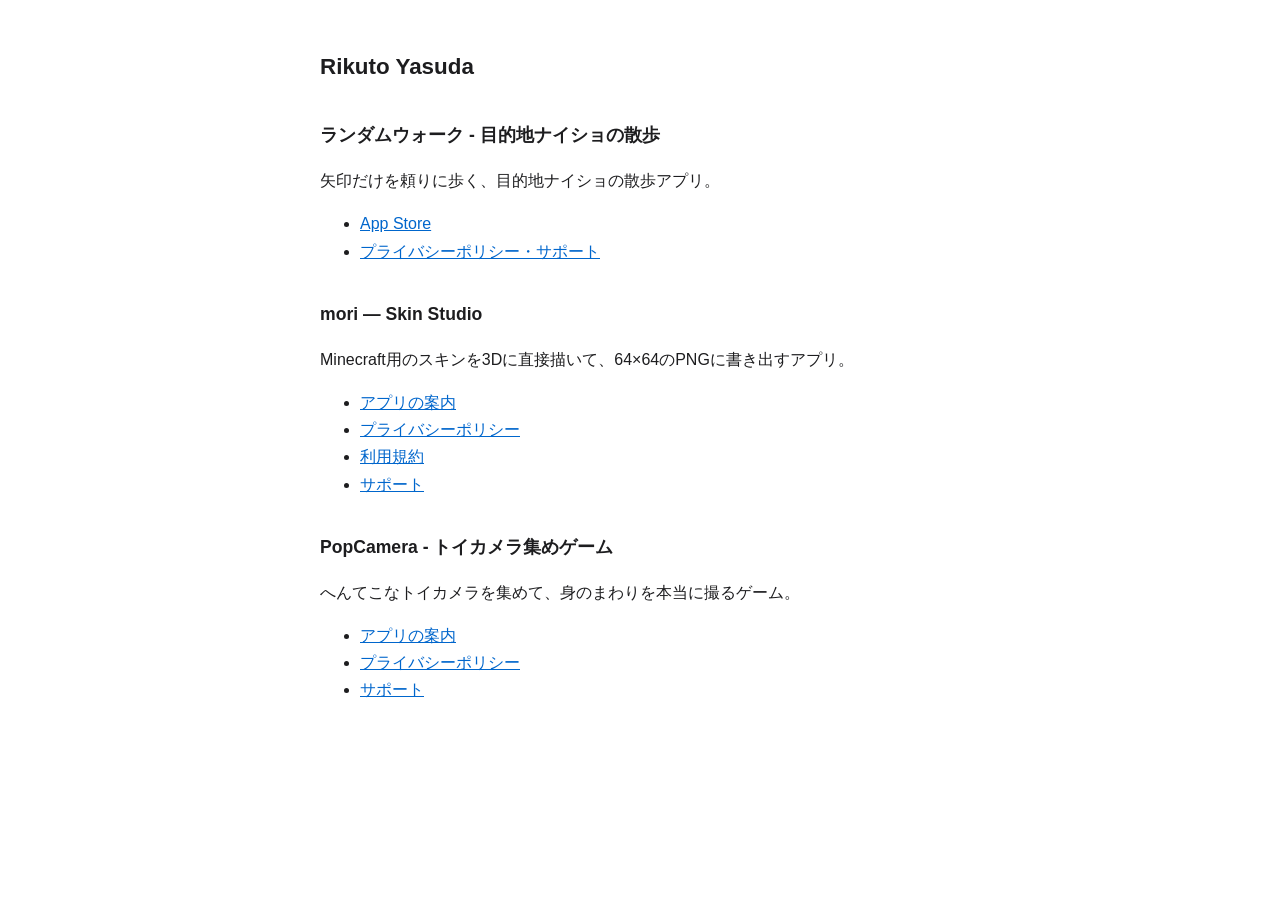
<file: index.html>
<!doctype html>
<html lang="ja">
<head>
<meta charset="utf-8">
<meta name="viewport" content="width=device-width, initial-scale=1">
<title>Rikuto Yasuda — Apps</title>
<style>
  :root { --fg: #1d1d1f; --bg: #fff; --link: #0066cc; }
  @media (prefers-color-scheme: dark) { :root { --fg: #f5f5f7; --bg: #000; --link: #6cb4ff; } }
  body { font-family: -apple-system, "Hiragino Sans", sans-serif; max-width: 640px; margin: 48px auto; padding: 0 16px; line-height: 1.7; color: var(--fg); background: var(--bg); }
  a { color: var(--link); }
  h1 { font-size: 1.4rem; }
  h2 { font-size: 1.1rem; margin-top: 2em; }
</style>
</head>
<body>
<h1>Rikuto Yasuda</h1>
<h2>ランダムウォーク - 目的地ナイショの散歩</h2>
<p>矢印だけを頼りに歩く、目的地ナイショの散歩アプリ。</p>
<ul>
  <li><a href="https://apps.apple.com/app/id6778644055">App Store</a></li>
  <li><a href="https://gist.github.com/Rikuto-des/1e80823965dd9e4bdd56d86ba761086e">プライバシーポリシー・サポート</a></li>
</ul>
<h2>mori — Skin Studio</h2>
<p>Minecraft用のスキンを3Dに直接描いて、64×64のPNGに書き出すアプリ。</p>
<ul>
  <li><a href="mori/">アプリの案内</a></li>
  <li><a href="mori/privacy.html">プライバシーポリシー</a></li>
  <li><a href="mori/terms.html">利用規約</a></li>
  <li><a href="mori/support.html">サポート</a></li>
</ul>
<h2>PopCamera - トイカメラ集めゲーム</h2>
<p>へんてこなトイカメラを集めて、身のまわりを本当に撮るゲーム。</p>
<ul>
  <li><a href="popcamera/">アプリの案内</a></li>
  <li><a href="popcamera/privacy.html">プライバシーポリシー</a></li>
  <li><a href="popcamera/support.html">サポート</a></li>
</ul>
</body>
</html>
</file>
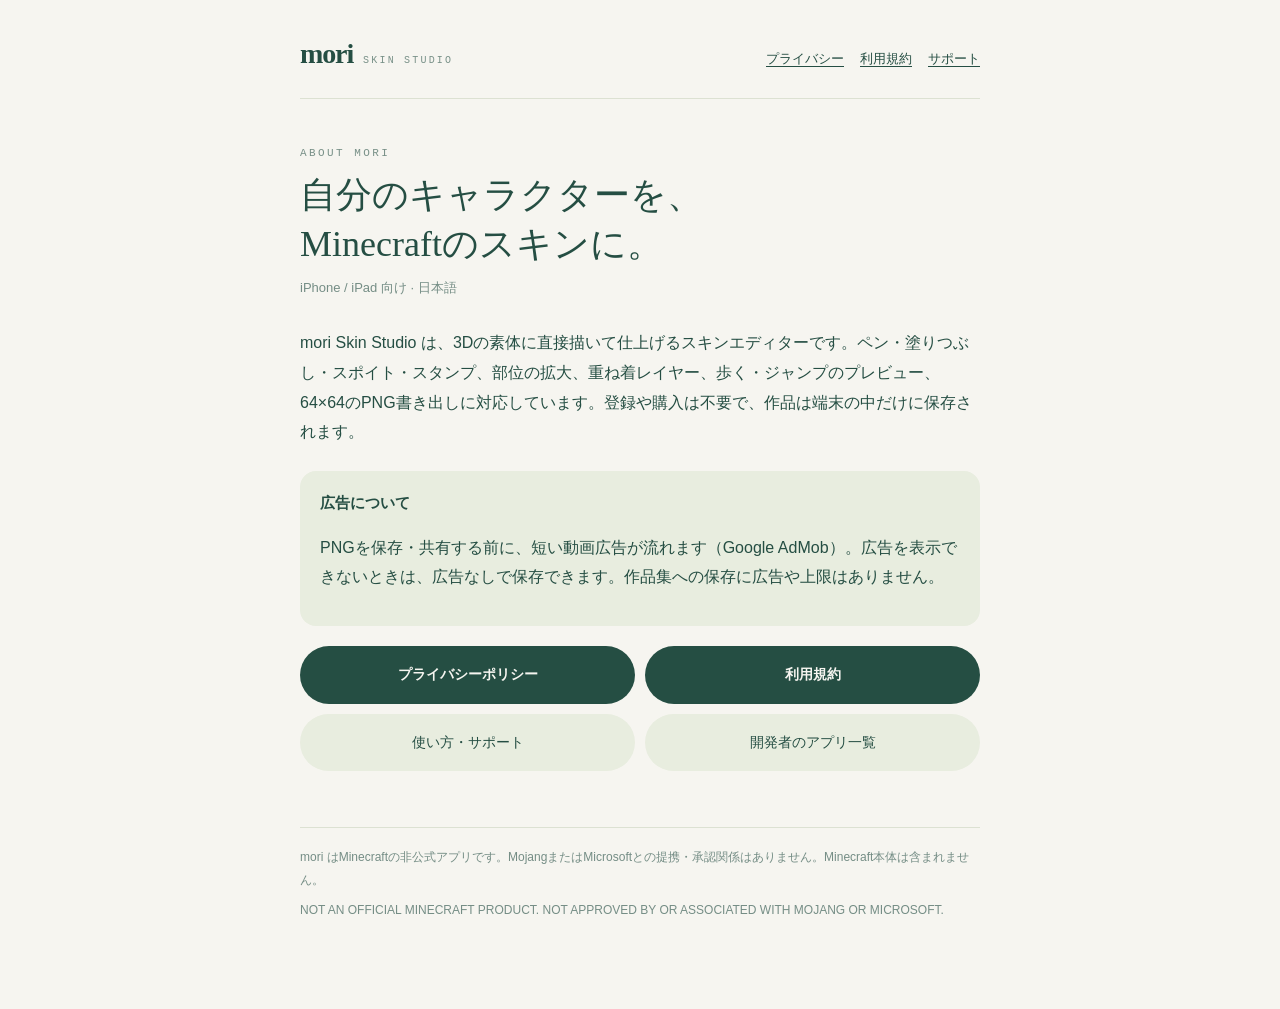
<file: mori/index.html>
<!doctype html>
<html lang="ja">
<head>
<meta charset="utf-8">
<meta name="viewport" content="width=device-width, initial-scale=1">
<title>mori - マイクラ スキン作成 3Dエディター</title>
<meta name="description" content="mori はマイクラ（Minecraft）用のスキンを3Dに直接描いて64×64のPNGに書き出す、iPhone / iPad向けのスキン作成アプリです。プライバシーポリシー・利用規約・サポートの案内。">
<link rel="stylesheet" href="style.css">
</head>
<body>
<div class="page">
  <header class="top">
    <a class="brand" href="./">mori<small>SKIN STUDIO</small></a>
    <nav class="nav" aria-label="案内">
      <a href="privacy.html">プライバシー</a>
      <a href="terms.html">利用規約</a>
      <a href="support.html">サポート</a>
    </nav>
  </header>

  <p class="eyebrow">ABOUT MORI</p>
  <h1>自分のキャラクターを、<br>Minecraftのスキンに。</h1>
  <p class="meta">iPhone / iPad 向け · 日本語</p>
  <p class="lead">mori Skin Studio は、3Dの素体に直接描いて仕上げるスキンエディターです。ペン・塗りつぶし・スポイト・スタンプ、部位の拡大、重ね着レイヤー、歩く・ジャンプのプレビュー、64×64のPNG書き出しに対応しています。登録や購入は不要で、作品は端末の中だけに保存されます。</p>

  <div class="card">
    <h2>広告について</h2>
    <p>PNGを保存・共有する前に、短い動画広告が流れます（Google AdMob）。広告を表示できないときは、広告なしで保存できます。作品集への保存に広告や上限はありません。</p>
  </div>

  <ul class="links">
    <li><a href="privacy.html">プライバシーポリシー</a></li>
    <li><a href="terms.html">利用規約</a></li>
    <li><a class="quiet" href="support.html">使い方・サポート</a></li>
    <li><a class="quiet" href="../">開発者のアプリ一覧</a></li>
  </ul>

  <footer>
    <p>mori はMinecraftの非公式アプリです。MojangまたはMicrosoftとの提携・承認関係はありません。Minecraft本体は含まれません。</p>
    <p>NOT AN OFFICIAL MINECRAFT PRODUCT. NOT APPROVED BY OR ASSOCIATED WITH MOJANG OR MICROSOFT.</p>
  </footer>
</div>
</body>
</html>
</file>
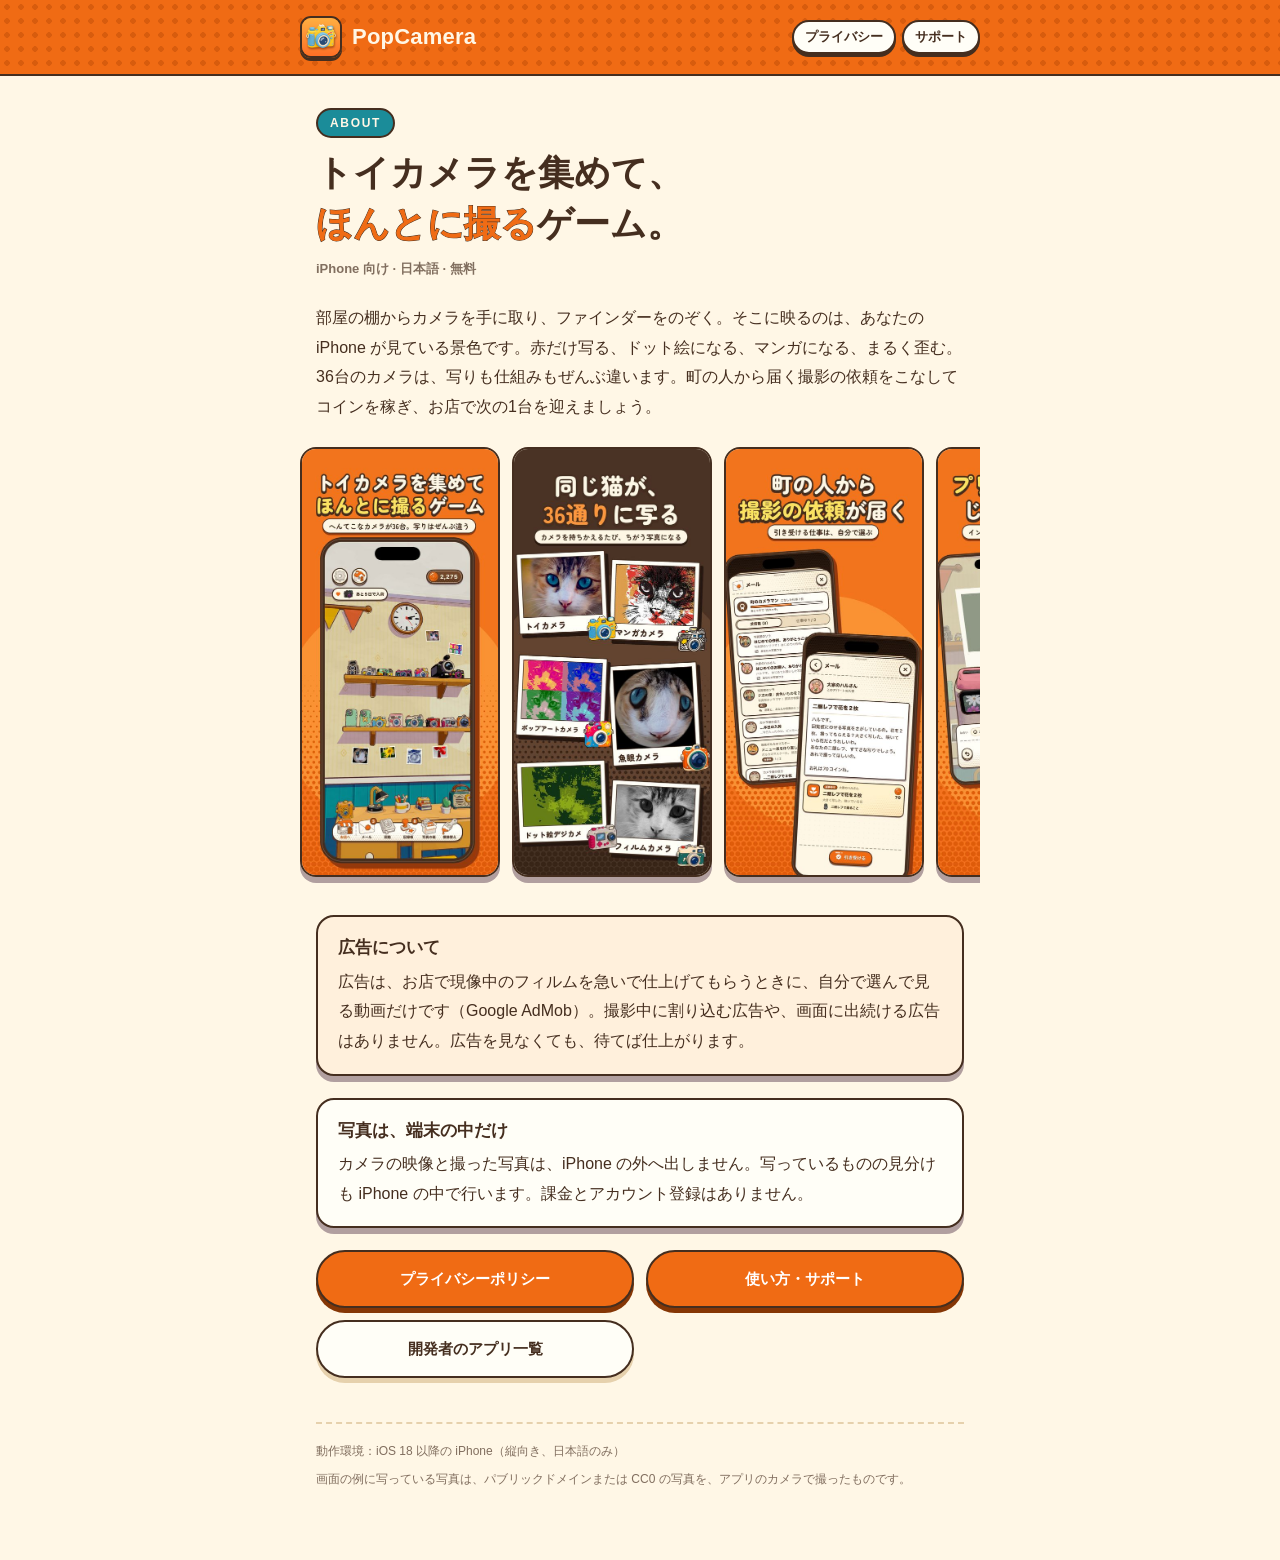
<file: popcamera/index.html>
<!doctype html>
<html lang="ja">
<head>
<meta charset="utf-8">
<meta name="viewport" content="width=device-width, initial-scale=1">
<title>PopCamera - トイカメラ集めゲーム</title>
<meta name="description" content="PopCamera は、へんてこなトイカメラを36台集めて、身のまわりを本当に撮る iPhone 向けのゲームです。プライバシーポリシーとサポートの案内。">
<link rel="icon" href="img/icon.png">
<link rel="apple-touch-icon" href="img/icon.png">
<link rel="stylesheet" href="style.css">
</head>
<body>
<header class="band">
  <div class="band-in">
    <a class="brand" href="./"><img src="img/icon.png" alt="" width="42" height="42">PopCamera</a>
    <nav class="nav" aria-label="案内">
      <a href="privacy.html">プライバシー</a>
      <a href="support.html">サポート</a>
    </nav>
  </div>
</header>
<main class="page">
  <p class="eyebrow">ABOUT</p>
  <h1>トイカメラを集めて、<br><em>ほんとに撮る</em>ゲーム。</h1>
  <p class="meta">iPhone 向け · 日本語 · 無料</p>
  <p class="lead">部屋の棚からカメラを手に取り、ファインダーをのぞく。そこに映るのは、あなたの iPhone が見ている景色です。赤だけ写る、ドット絵になる、マンガになる、まるく歪む。36台のカメラは、写りも仕組みもぜんぶ違います。町の人から届く撮影の依頼をこなしてコインを稼ぎ、お店で次の1台を迎えましょう。</p>

  <div class="shots" aria-label="画面の例">
    <img src="img/shot-1.jpg" width="480" height="1043" alt="部屋の棚に並んだカメラ">
    <img src="img/shot-2.jpg" width="480" height="1043" alt="同じ猫を6台のカメラで撮りくらべた写真" loading="lazy">
    <img src="img/shot-3.jpg" width="480" height="1043" alt="町の人から届いた撮影の依頼の手紙" loading="lazy">
    <img src="img/shot-4.jpg" width="480" height="1043" alt="インスタントカメラからプリントが出てくるところ" loading="lazy">
  </div>

  <div class="card ad">
    <h2>広告について</h2>
    <p>広告は、お店で現像中のフィルムを急いで仕上げてもらうときに、自分で選んで見る動画だけです（Google AdMob）。撮影中に割り込む広告や、画面に出続ける広告はありません。広告を見なくても、待てば仕上がります。</p>
  </div>

  <div class="card">
    <h2>写真は、端末の中だけ</h2>
    <p>カメラの映像と撮った写真は、iPhone の外へ出しません。写っているものの見分けも iPhone の中で行います。課金とアカウント登録はありません。</p>
  </div>

  <ul class="links">
    <li><a href="privacy.html">プライバシーポリシー</a></li>
    <li><a href="support.html">使い方・サポート</a></li>
    <li><a class="quiet" href="../">開発者のアプリ一覧</a></li>
  </ul>

  <footer>
    <p>動作環境：iOS 18 以降の iPhone（縦向き、日本語のみ）</p>
    <p>画面の例に写っている写真は、パブリックドメインまたは CC0 の写真を、アプリのカメラで撮ったものです。</p>
  </footer>
</main>
</body>
</html>
</file>
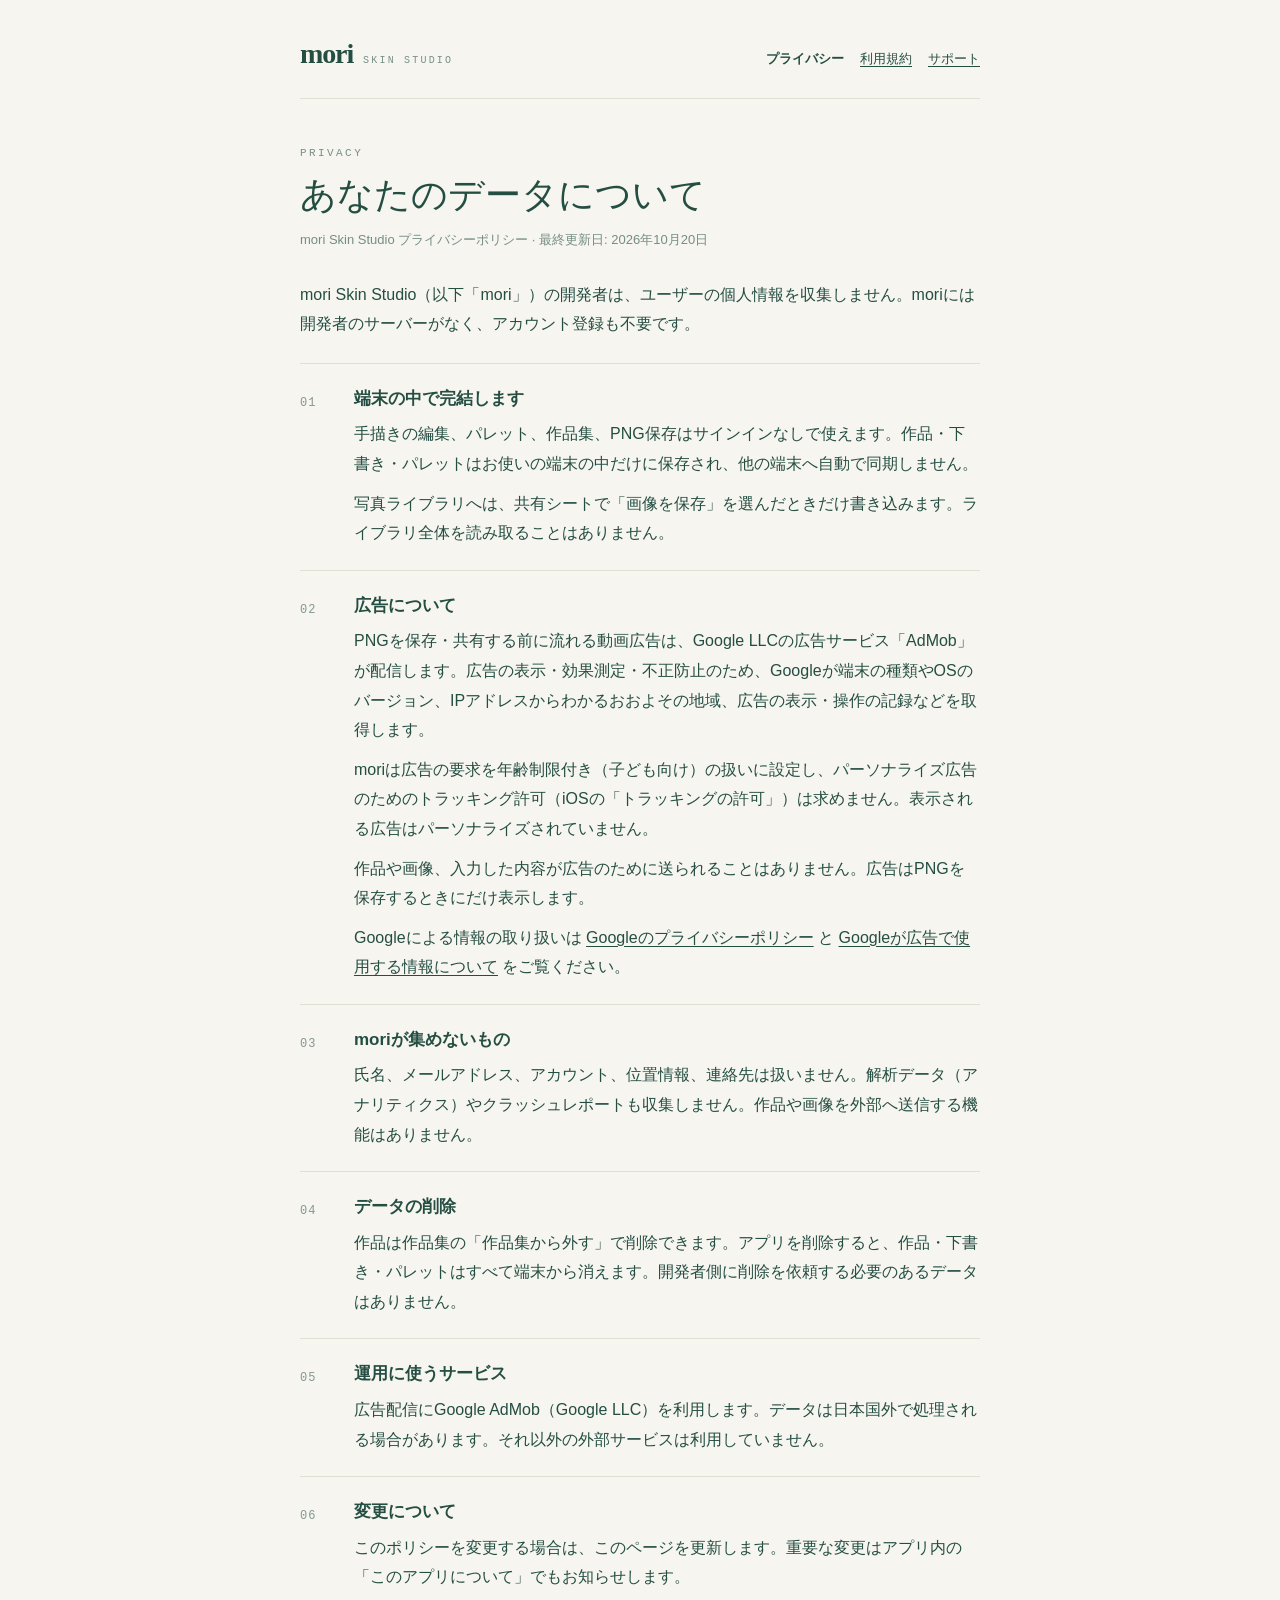
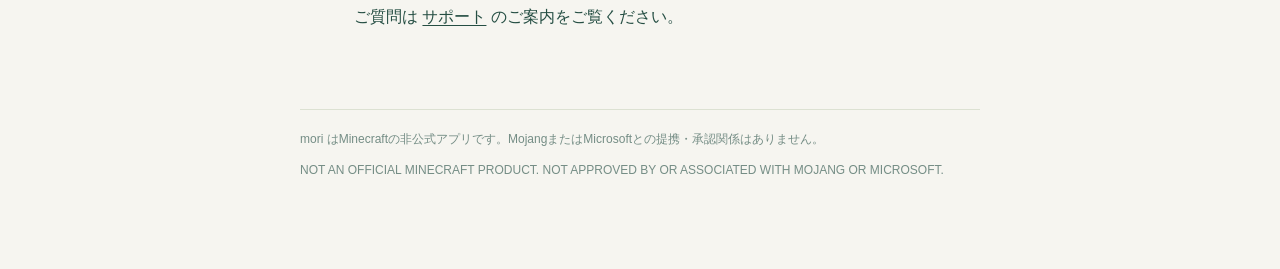
<file: mori/privacy.html>
<!doctype html>
<html lang="ja">
<head>
<meta charset="utf-8">
<meta name="viewport" content="width=device-width, initial-scale=1">
<title>プライバシーポリシー — mori Skin Studio</title>
<meta name="description" content="mori Skin Studio のプライバシーポリシー。作品は端末内にのみ保存され、サーバーやアカウントはありません。PNG保存前の動画広告にGoogle AdMobを使用します。">
<link rel="stylesheet" href="style.css">
</head>
<body>
<div class="page">
  <header class="top">
    <a class="brand" href="./">mori<small>SKIN STUDIO</small></a>
    <nav class="nav" aria-label="案内">
      <a href="privacy.html" aria-current="page">プライバシー</a>
      <a href="terms.html">利用規約</a>
      <a href="support.html">サポート</a>
    </nav>
  </header>

  <p class="eyebrow">PRIVACY</p>
  <h1>あなたのデータについて</h1>
  <p class="meta">mori Skin Studio プライバシーポリシー · 最終更新日: 2026年10月20日</p>
  <p class="lead">mori Skin Studio（以下「mori」）の開発者は、ユーザーの個人情報を収集しません。moriには開発者のサーバーがなく、アカウント登録も不要です。</p>

  <section>
    <span class="num">01</span>
    <div>
      <h2>端末の中で完結します</h2>
      <p>手描きの編集、パレット、作品集、PNG保存はサインインなしで使えます。作品・下書き・パレットはお使いの端末の中だけに保存され、他の端末へ自動で同期しません。</p>
      <p>写真ライブラリへは、共有シートで「画像を保存」を選んだときだけ書き込みます。ライブラリ全体を読み取ることはありません。</p>
    </div>
  </section>

  <section>
    <span class="num">02</span>
    <div>
      <h2>広告について</h2>
      <p>PNGを保存・共有する前に流れる動画広告は、Google LLCの広告サービス「AdMob」が配信します。広告の表示・効果測定・不正防止のため、Googleが端末の種類やOSのバージョン、IPアドレスからわかるおおよその地域、広告の表示・操作の記録などを取得します。</p>
      <p>moriは広告の要求を年齢制限付き（子ども向け）の扱いに設定し、パーソナライズ広告のためのトラッキング許可（iOSの「トラッキングの許可」）は求めません。表示される広告はパーソナライズされていません。</p>
      <p>作品や画像、入力した内容が広告のために送られることはありません。広告はPNGを保存するときにだけ表示します。</p>
      <p>Googleによる情報の取り扱いは <a href="https://policies.google.com/privacy" rel="noopener">Googleのプライバシーポリシー</a> と <a href="https://policies.google.com/technologies/ads" rel="noopener">Googleが広告で使用する情報について</a> をご覧ください。</p>
    </div>
  </section>

  <section>
    <span class="num">03</span>
    <div>
      <h2>moriが集めないもの</h2>
      <p>氏名、メールアドレス、アカウント、位置情報、連絡先は扱いません。解析データ（アナリティクス）やクラッシュレポートも収集しません。作品や画像を外部へ送信する機能はありません。</p>
    </div>
  </section>

  <section>
    <span class="num">04</span>
    <div>
      <h2>データの削除</h2>
      <p>作品は作品集の「作品集から外す」で削除できます。アプリを削除すると、作品・下書き・パレットはすべて端末から消えます。開発者側に削除を依頼する必要のあるデータはありません。</p>
    </div>
  </section>

  <section>
    <span class="num">05</span>
    <div>
      <h2>運用に使うサービス</h2>
      <p>広告配信にGoogle AdMob（Google LLC）を利用します。データは日本国外で処理される場合があります。それ以外の外部サービスは利用していません。</p>
    </div>
  </section>

  <section>
    <span class="num">06</span>
    <div>
      <h2>変更について</h2>
      <p>このポリシーを変更する場合は、このページを更新します。重要な変更はアプリ内の「このアプリについて」でもお知らせします。</p>
      <p>ご質問は <a href="support.html">サポート</a> のご案内をご覧ください。</p>
    </div>
  </section>

  <footer>
    <p>mori はMinecraftの非公式アプリです。MojangまたはMicrosoftとの提携・承認関係はありません。</p>
    <p>NOT AN OFFICIAL MINECRAFT PRODUCT. NOT APPROVED BY OR ASSOCIATED WITH MOJANG OR MICROSOFT.</p>
  </footer>
</div>
</body>
</html>
</file>
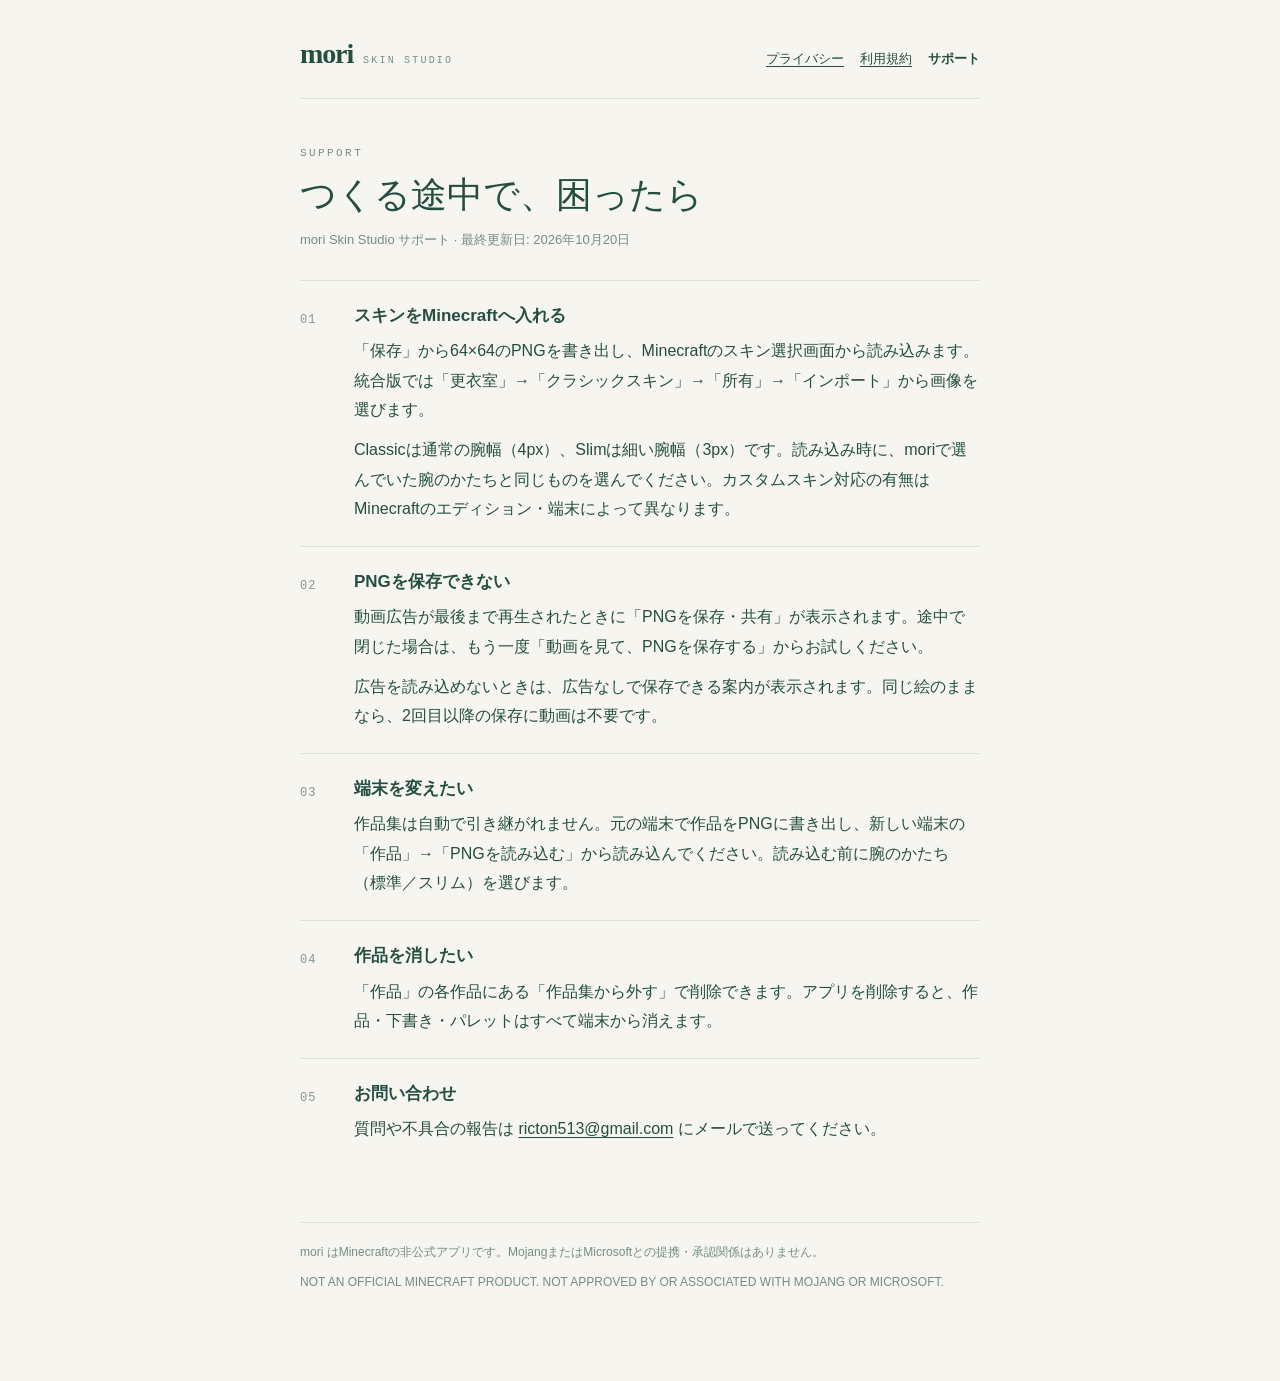
<file: mori/support.html>
<!doctype html>
<html lang="ja">
<head>
<meta charset="utf-8">
<meta name="viewport" content="width=device-width, initial-scale=1">
<title>使い方・サポート — mori Skin Studio</title>
<meta name="description" content="mori Skin Studio の使い方とよくある質問。スキンをMinecraftへ入れる手順、PNGを保存できないときの対処、端末を変えるとき。">
<link rel="stylesheet" href="style.css">
</head>
<body>
<div class="page">
  <header class="top">
    <a class="brand" href="./">mori<small>SKIN STUDIO</small></a>
    <nav class="nav" aria-label="案内">
      <a href="privacy.html">プライバシー</a>
      <a href="terms.html">利用規約</a>
      <a href="support.html" aria-current="page">サポート</a>
    </nav>
  </header>

  <p class="eyebrow">SUPPORT</p>
  <h1>つくる途中で、困ったら</h1>
  <p class="meta">mori Skin Studio サポート · 最終更新日: 2026年10月20日</p>

  <section>
    <span class="num">01</span>
    <div>
      <h2>スキンをMinecraftへ入れる</h2>
      <p>「保存」から64×64のPNGを書き出し、Minecraftのスキン選択画面から読み込みます。統合版では「更衣室」→「クラシックスキン」→「所有」→「インポート」から画像を選びます。</p>
      <p>Classicは通常の腕幅（4px）、Slimは細い腕幅（3px）です。読み込み時に、moriで選んでいた腕のかたちと同じものを選んでください。カスタムスキン対応の有無はMinecraftのエディション・端末によって異なります。</p>
    </div>
  </section>

  <section>
    <span class="num">02</span>
    <div>
      <h2>PNGを保存できない</h2>
      <p>動画広告が最後まで再生されたときに「PNGを保存・共有」が表示されます。途中で閉じた場合は、もう一度「動画を見て、PNGを保存する」からお試しください。</p>
      <p>広告を読み込めないときは、広告なしで保存できる案内が表示されます。同じ絵のままなら、2回目以降の保存に動画は不要です。</p>
    </div>
  </section>

  <section>
    <span class="num">03</span>
    <div>
      <h2>端末を変えたい</h2>
      <p>作品集は自動で引き継がれません。元の端末で作品をPNGに書き出し、新しい端末の「作品」→「PNGを読み込む」から読み込んでください。読み込む前に腕のかたち（標準／スリム）を選びます。</p>
    </div>
  </section>

  <section>
    <span class="num">04</span>
    <div>
      <h2>作品を消したい</h2>
      <p>「作品」の各作品にある「作品集から外す」で削除できます。アプリを削除すると、作品・下書き・パレットはすべて端末から消えます。</p>
    </div>
  </section>

  <section>
    <span class="num">05</span>
    <div>
      <h2>お問い合わせ</h2>
      <p>質問や不具合の報告は <a href="mailto:ricton513@gmail.com">ricton513@gmail.com</a> にメールで送ってください。</p>
    </div>
  </section>

  <footer>
    <p>mori はMinecraftの非公式アプリです。MojangまたはMicrosoftとの提携・承認関係はありません。</p>
    <p>NOT AN OFFICIAL MINECRAFT PRODUCT. NOT APPROVED BY OR ASSOCIATED WITH MOJANG OR MICROSOFT.</p>
  </footer>
</div>
</body>
</html>
</file>
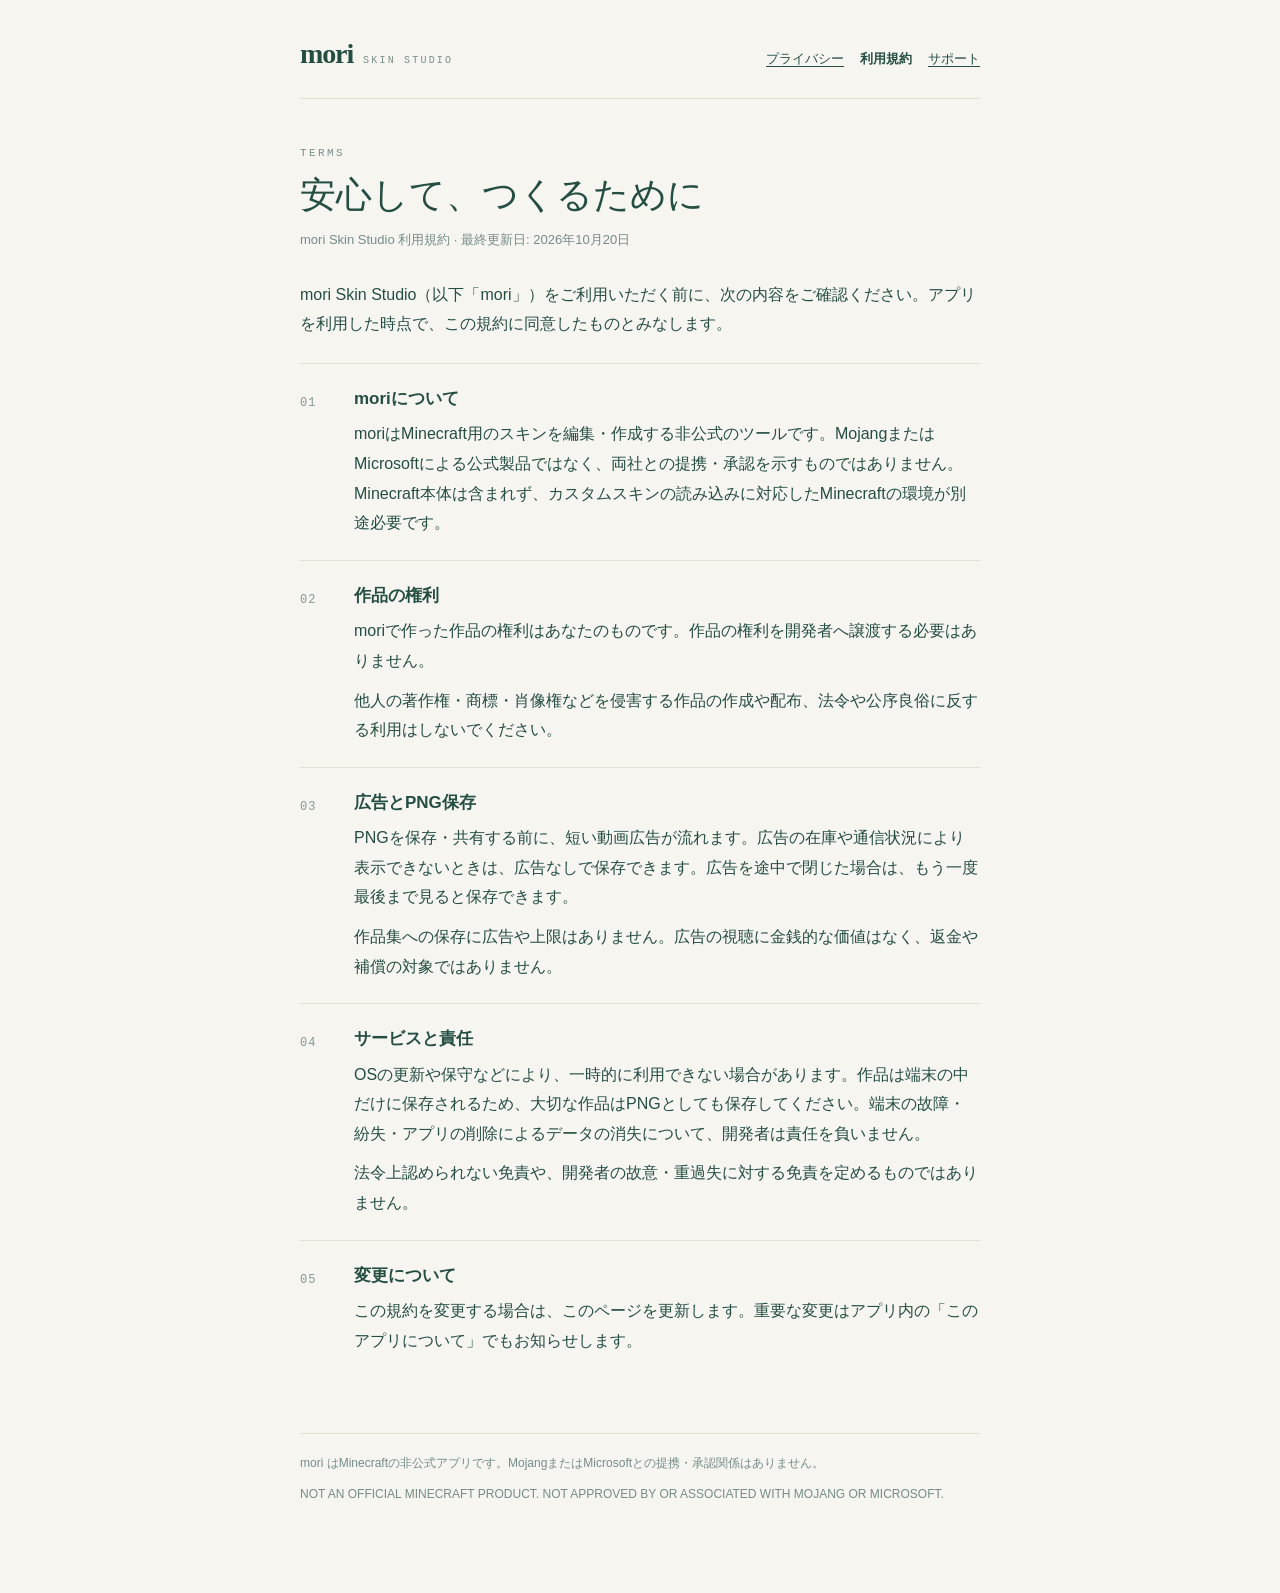
<file: mori/terms.html>
<!doctype html>
<html lang="ja">
<head>
<meta charset="utf-8">
<meta name="viewport" content="width=device-width, initial-scale=1">
<title>利用規約 — mori Skin Studio</title>
<meta name="description" content="mori Skin Studio の利用規約。非公式のMinecraftスキンエディターで、作品の権利はユーザーのものです。">
<link rel="stylesheet" href="style.css">
</head>
<body>
<div class="page">
  <header class="top">
    <a class="brand" href="./">mori<small>SKIN STUDIO</small></a>
    <nav class="nav" aria-label="案内">
      <a href="privacy.html">プライバシー</a>
      <a href="terms.html" aria-current="page">利用規約</a>
      <a href="support.html">サポート</a>
    </nav>
  </header>

  <p class="eyebrow">TERMS</p>
  <h1>安心して、つくるために</h1>
  <p class="meta">mori Skin Studio 利用規約 · 最終更新日: 2026年10月20日</p>
  <p class="lead">mori Skin Studio（以下「mori」）をご利用いただく前に、次の内容をご確認ください。アプリを利用した時点で、この規約に同意したものとみなします。</p>

  <section>
    <span class="num">01</span>
    <div>
      <h2>moriについて</h2>
      <p>moriはMinecraft用のスキンを編集・作成する非公式のツールです。MojangまたはMicrosoftによる公式製品ではなく、両社との提携・承認を示すものではありません。Minecraft本体は含まれず、カスタムスキンの読み込みに対応したMinecraftの環境が別途必要です。</p>
    </div>
  </section>

  <section>
    <span class="num">02</span>
    <div>
      <h2>作品の権利</h2>
      <p>moriで作った作品の権利はあなたのものです。作品の権利を開発者へ譲渡する必要はありません。</p>
      <p>他人の著作権・商標・肖像権などを侵害する作品の作成や配布、法令や公序良俗に反する利用はしないでください。</p>
    </div>
  </section>

  <section>
    <span class="num">03</span>
    <div>
      <h2>広告とPNG保存</h2>
      <p>PNGを保存・共有する前に、短い動画広告が流れます。広告の在庫や通信状況により表示できないときは、広告なしで保存できます。広告を途中で閉じた場合は、もう一度最後まで見ると保存できます。</p>
      <p>作品集への保存に広告や上限はありません。広告の視聴に金銭的な価値はなく、返金や補償の対象ではありません。</p>
    </div>
  </section>

  <section>
    <span class="num">04</span>
    <div>
      <h2>サービスと責任</h2>
      <p>OSの更新や保守などにより、一時的に利用できない場合があります。作品は端末の中だけに保存されるため、大切な作品はPNGとしても保存してください。端末の故障・紛失・アプリの削除によるデータの消失について、開発者は責任を負いません。</p>
      <p>法令上認められない免責や、開発者の故意・重過失に対する免責を定めるものではありません。</p>
    </div>
  </section>

  <section>
    <span class="num">05</span>
    <div>
      <h2>変更について</h2>
      <p>この規約を変更する場合は、このページを更新します。重要な変更はアプリ内の「このアプリについて」でもお知らせします。</p>
    </div>
  </section>

  <footer>
    <p>mori はMinecraftの非公式アプリです。MojangまたはMicrosoftとの提携・承認関係はありません。</p>
    <p>NOT AN OFFICIAL MINECRAFT PRODUCT. NOT APPROVED BY OR ASSOCIATED WITH MOJANG OR MICROSOFT.</p>
  </footer>
</div>
</body>
</html>
</file>
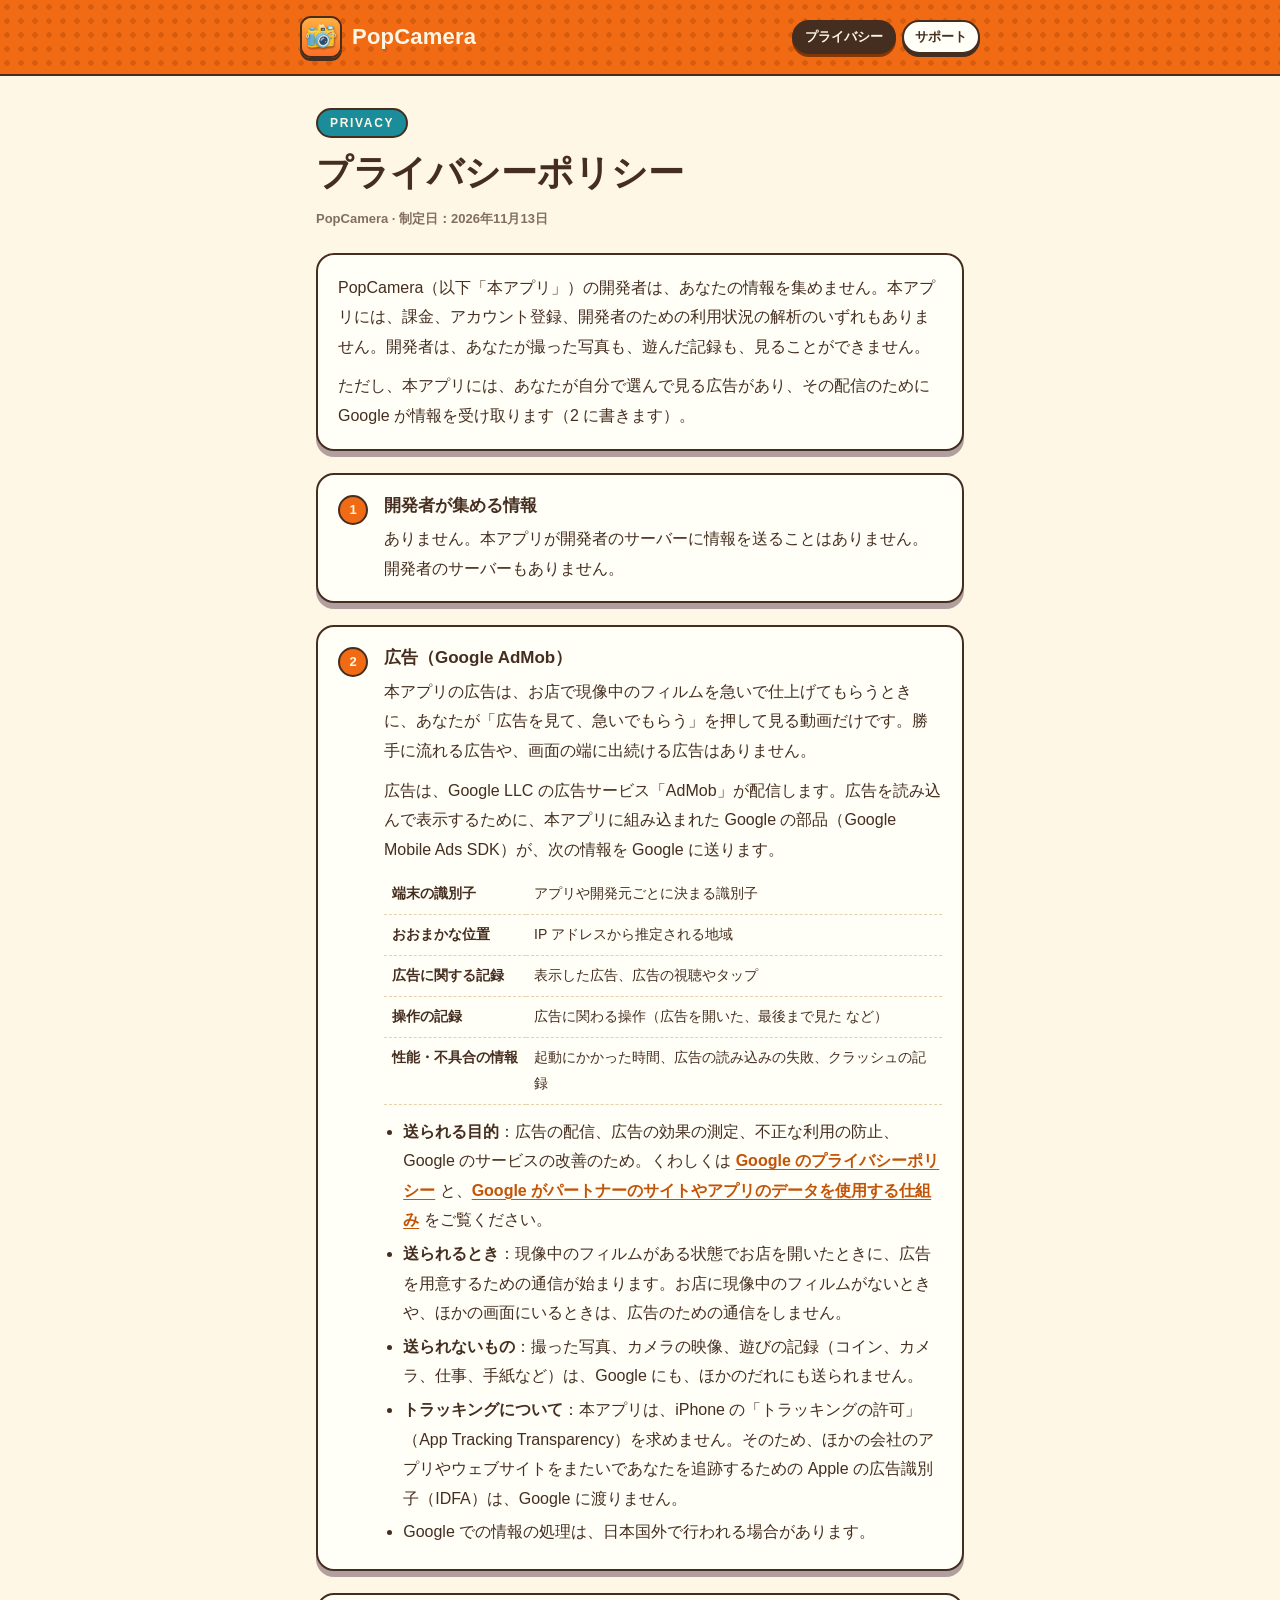
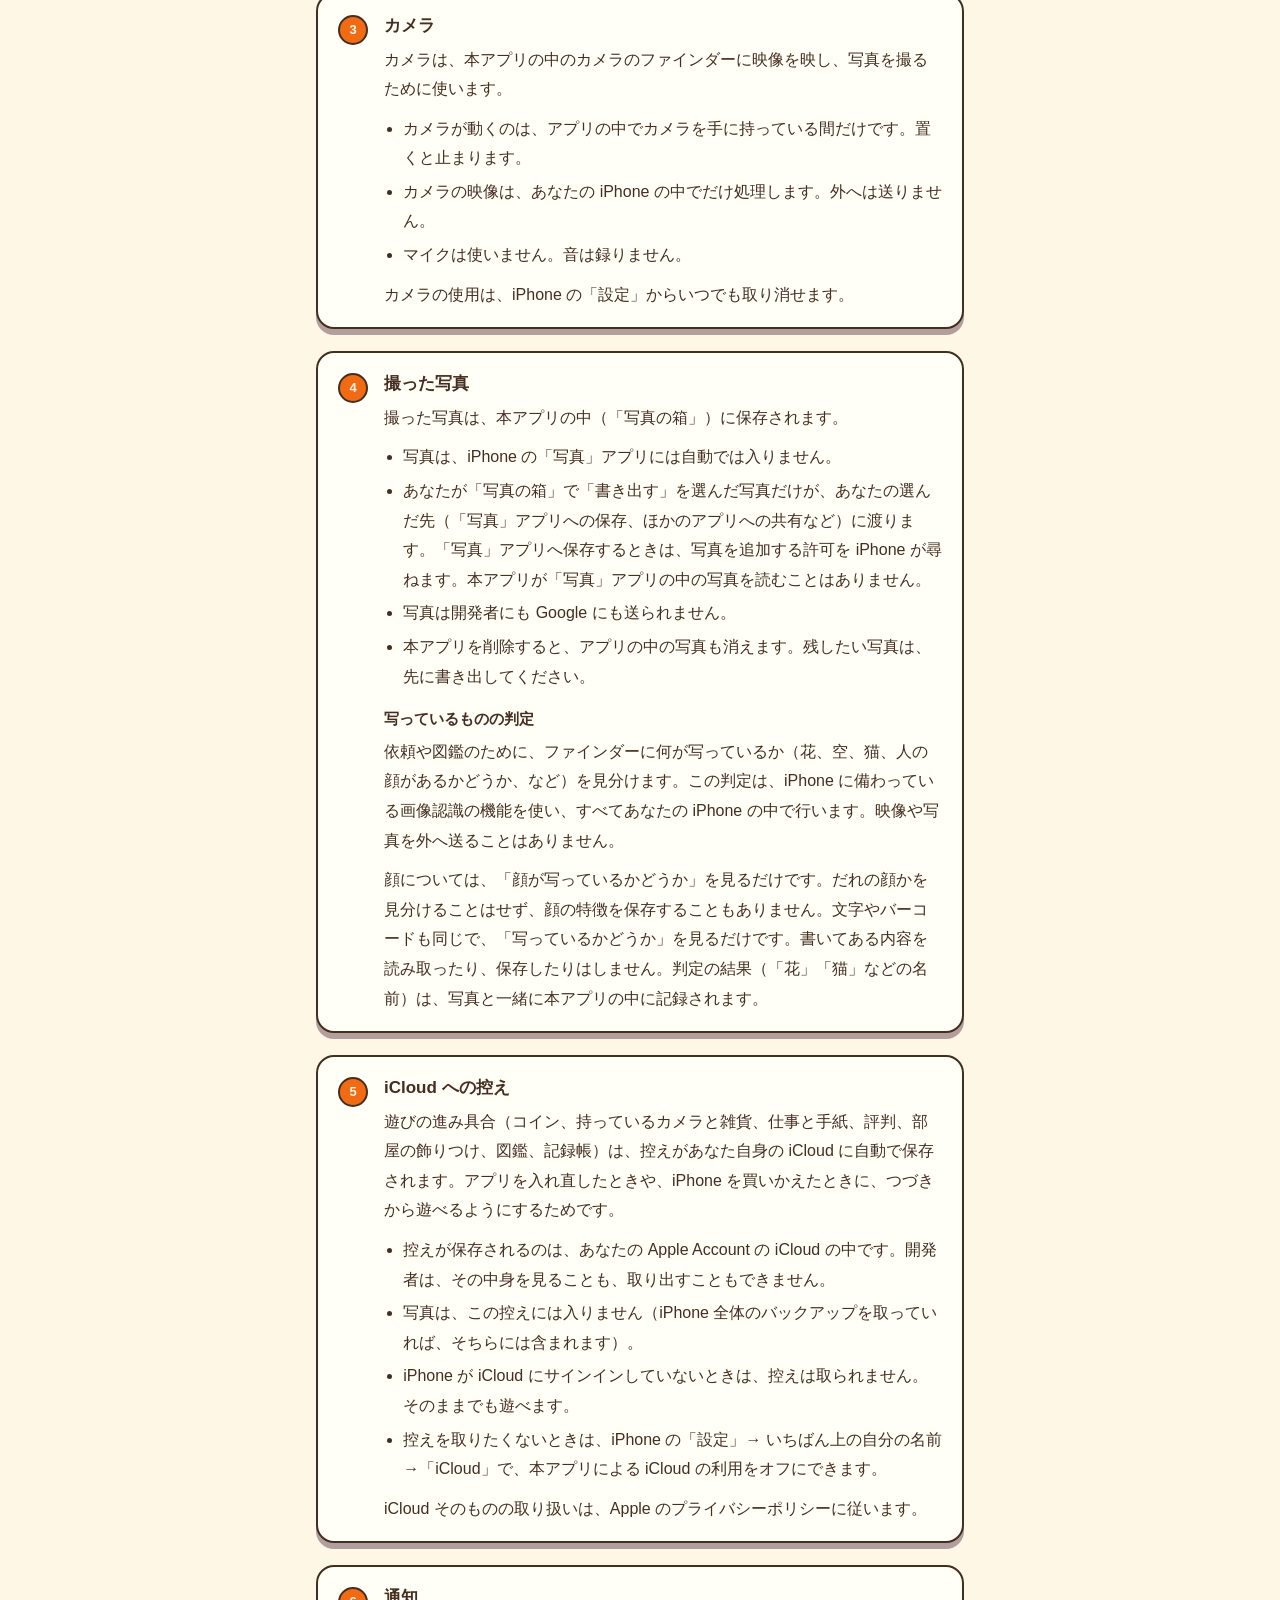
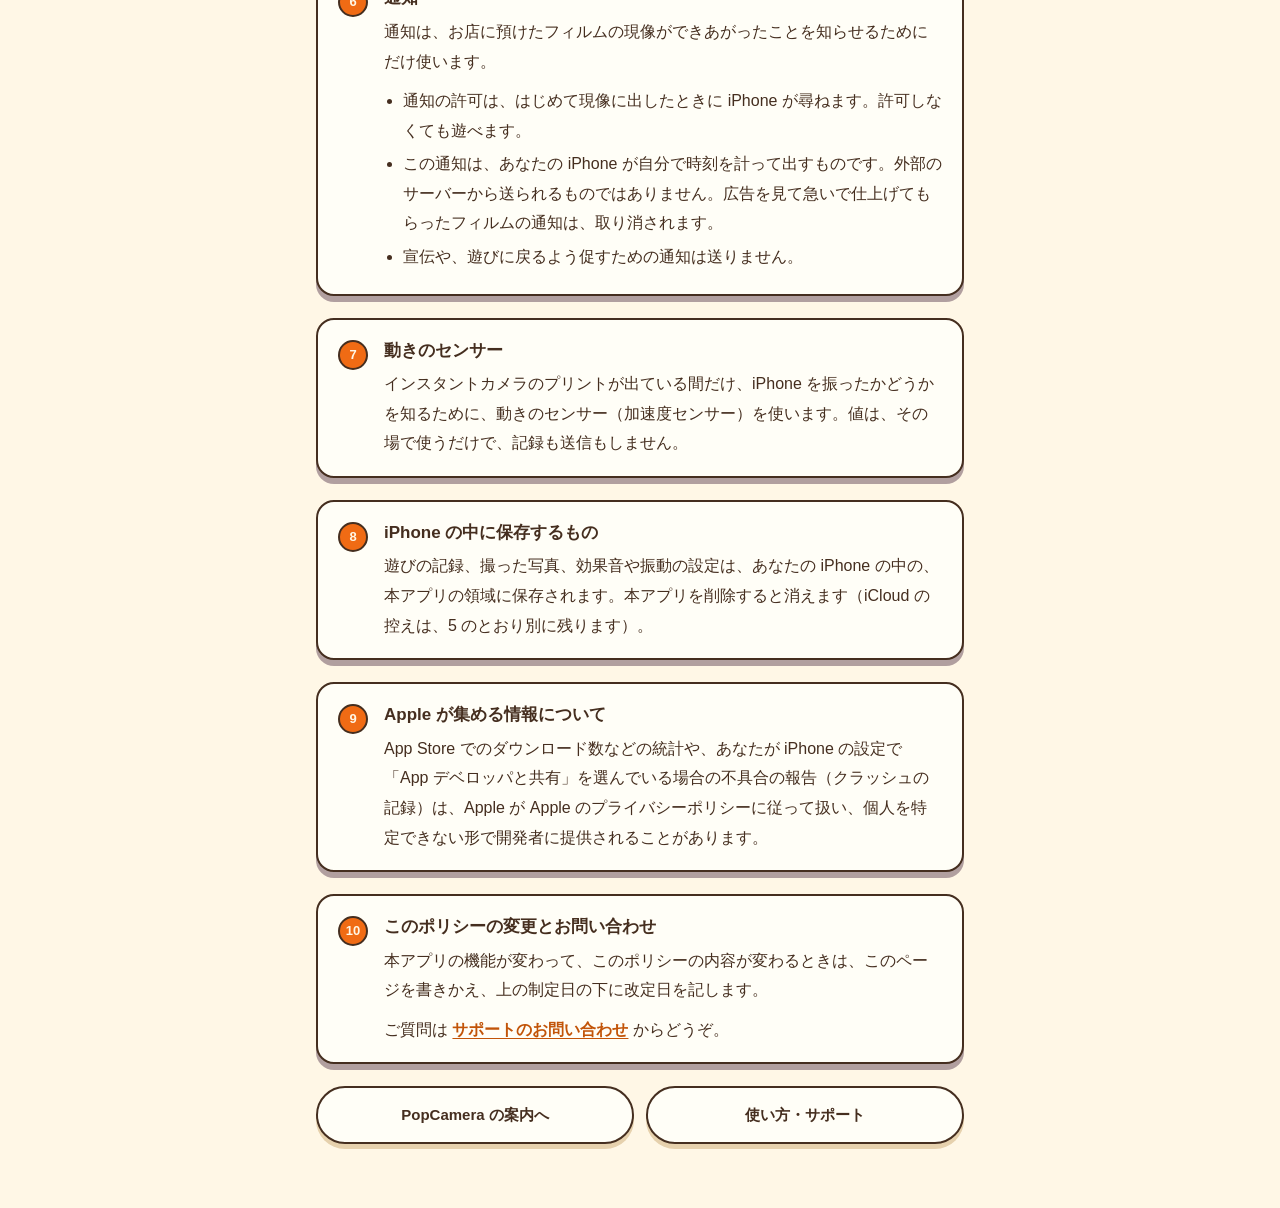
<file: popcamera/privacy.html>
<!doctype html>
<html lang="ja">
<head>
<meta charset="utf-8">
<meta name="viewport" content="width=device-width, initial-scale=1">
<title>プライバシーポリシー — PopCamera</title>
<meta name="description" content="PopCamera のプライバシーポリシー。開発者は情報を集めません。カメラの映像と写真は端末の中だけ。自分で選んで見る広告に Google AdMob を使います。">
<link rel="icon" href="img/icon.png">
<link rel="apple-touch-icon" href="img/icon.png">
<link rel="stylesheet" href="style.css">
</head>
<body>
<header class="band">
  <div class="band-in">
    <a class="brand" href="./"><img src="img/icon.png" alt="" width="42" height="42">PopCamera</a>
    <nav class="nav" aria-label="案内">
      <a href="privacy.html" aria-current="page">プライバシー</a>
      <a href="support.html">サポート</a>
    </nav>
  </div>
</header>
<main class="page">
  <p class="eyebrow">PRIVACY</p>
  <h1>プライバシーポリシー</h1>
  <p class="meta">PopCamera · 制定日：2026年11月13日</p>

  <div class="card">
    <p>PopCamera（以下「本アプリ」）の開発者は、あなたの情報を集めません。本アプリには、課金、アカウント登録、開発者のための利用状況の解析のいずれもありません。開発者は、あなたが撮った写真も、遊んだ記録も、見ることができません。</p>
    <p>ただし、本アプリには、あなたが自分で選んで見る広告があり、その配信のために Google が情報を受け取ります（2 に書きます）。</p>
  </div>

  <div class="card sheet">
    <span class="num">1</span>
    <div>
      <h2>開発者が集める情報</h2>
      <p>ありません。本アプリが開発者のサーバーに情報を送ることはありません。開発者のサーバーもありません。</p>
    </div>
  </div>

  <div class="card sheet">
    <span class="num">2</span>
    <div>
      <h2>広告（Google AdMob）</h2>
      <p>本アプリの広告は、お店で現像中のフィルムを急いで仕上げてもらうときに、あなたが「広告を見て、急いでもらう」を押して見る動画だけです。勝手に流れる広告や、画面の端に出続ける広告はありません。</p>
      <p>広告は、Google LLC の広告サービス「AdMob」が配信します。広告を読み込んで表示するために、本アプリに組み込まれた Google の部品（Google Mobile Ads SDK）が、次の情報を Google に送ります。</p>
      <table>
        <tr><th>端末の識別子</th><td>アプリや開発元ごとに決まる識別子</td></tr>
        <tr><th>おおまかな位置</th><td>IP アドレスから推定される地域</td></tr>
        <tr><th>広告に関する記録</th><td>表示した広告、広告の視聴やタップ</td></tr>
        <tr><th>操作の記録</th><td>広告に関わる操作（広告を開いた、最後まで見た など）</td></tr>
        <tr><th>性能・不具合の情報</th><td>起動にかかった時間、広告の読み込みの失敗、クラッシュの記録</td></tr>
      </table>
      <ul>
        <li><strong>送られる目的</strong>：広告の配信、広告の効果の測定、不正な利用の防止、Google のサービスの改善のため。くわしくは <a href="https://policies.google.com/privacy" rel="noopener">Google のプライバシーポリシー</a> と、<a href="https://policies.google.com/technologies/partner-sites" rel="noopener">Google がパートナーのサイトやアプリのデータを使用する仕組み</a> をご覧ください。</li>
        <li><strong>送られるとき</strong>：現像中のフィルムがある状態でお店を開いたときに、広告を用意するための通信が始まります。お店に現像中のフィルムがないときや、ほかの画面にいるときは、広告のための通信をしません。</li>
        <li><strong>送られないもの</strong>：撮った写真、カメラの映像、遊びの記録（コイン、カメラ、仕事、手紙など）は、Google にも、ほかのだれにも送られません。</li>
        <li><strong>トラッキングについて</strong>：本アプリは、iPhone の「トラッキングの許可」（App Tracking Transparency）を求めません。そのため、ほかの会社のアプリやウェブサイトをまたいであなたを追跡するための Apple の広告識別子（IDFA）は、Google に渡りません。</li>
        <li>Google での情報の処理は、日本国外で行われる場合があります。</li>
      </ul>
    </div>
  </div>

  <div class="card sheet">
    <span class="num">3</span>
    <div>
      <h2>カメラ</h2>
      <p>カメラは、本アプリの中のカメラのファインダーに映像を映し、写真を撮るために使います。</p>
      <ul>
        <li>カメラが動くのは、アプリの中でカメラを手に持っている間だけです。置くと止まります。</li>
        <li>カメラの映像は、あなたの iPhone の中でだけ処理します。外へは送りません。</li>
        <li>マイクは使いません。音は録りません。</li>
      </ul>
      <p>カメラの使用は、iPhone の「設定」からいつでも取り消せます。</p>
    </div>
  </div>

  <div class="card sheet">
    <span class="num">4</span>
    <div>
      <h2>撮った写真</h2>
      <p>撮った写真は、本アプリの中（「写真の箱」）に保存されます。</p>
      <ul>
        <li>写真は、iPhone の「写真」アプリには自動では入りません。</li>
        <li>あなたが「写真の箱」で「書き出す」を選んだ写真だけが、あなたの選んだ先（「写真」アプリへの保存、ほかのアプリへの共有など）に渡ります。「写真」アプリへ保存するときは、写真を追加する許可を iPhone が尋ねます。本アプリが「写真」アプリの中の写真を読むことはありません。</li>
        <li>写真は開発者にも Google にも送られません。</li>
        <li>本アプリを削除すると、アプリの中の写真も消えます。残したい写真は、先に書き出してください。</li>
      </ul>
      <h3>写っているものの判定</h3>
      <p>依頼や図鑑のために、ファインダーに何が写っているか（花、空、猫、人の顔があるかどうか、など）を見分けます。この判定は、iPhone に備わっている画像認識の機能を使い、すべてあなたの iPhone の中で行います。映像や写真を外へ送ることはありません。</p>
      <p>顔については、「顔が写っているかどうか」を見るだけです。だれの顔かを見分けることはせず、顔の特徴を保存することもありません。文字やバーコードも同じで、「写っているかどうか」を見るだけです。書いてある内容を読み取ったり、保存したりはしません。判定の結果（「花」「猫」などの名前）は、写真と一緒に本アプリの中に記録されます。</p>
    </div>
  </div>

  <div class="card sheet">
    <span class="num">5</span>
    <div>
      <h2>iCloud への控え</h2>
      <p>遊びの進み具合（コイン、持っているカメラと雑貨、仕事と手紙、評判、部屋の飾りつけ、図鑑、記録帳）は、控えがあなた自身の iCloud に自動で保存されます。アプリを入れ直したときや、iPhone を買いかえたときに、つづきから遊べるようにするためです。</p>
      <ul>
        <li>控えが保存されるのは、あなたの Apple Account の iCloud の中です。開発者は、その中身を見ることも、取り出すこともできません。</li>
        <li>写真は、この控えには入りません（iPhone 全体のバックアップを取っていれば、そちらには含まれます）。</li>
        <li>iPhone が iCloud にサインインしていないときは、控えは取られません。そのままでも遊べます。</li>
        <li>控えを取りたくないときは、iPhone の「設定」→ いちばん上の自分の名前 →「iCloud」で、本アプリによる iCloud の利用をオフにできます。</li>
      </ul>
      <p>iCloud そのものの取り扱いは、Apple のプライバシーポリシーに従います。</p>
    </div>
  </div>

  <div class="card sheet">
    <span class="num">6</span>
    <div>
      <h2>通知</h2>
      <p>通知は、お店に預けたフィルムの現像ができあがったことを知らせるためにだけ使います。</p>
      <ul>
        <li>通知の許可は、はじめて現像に出したときに iPhone が尋ねます。許可しなくても遊べます。</li>
        <li>この通知は、あなたの iPhone が自分で時刻を計って出すものです。外部のサーバーから送られるものではありません。広告を見て急いで仕上げてもらったフィルムの通知は、取り消されます。</li>
        <li>宣伝や、遊びに戻るよう促すための通知は送りません。</li>
      </ul>
    </div>
  </div>

  <div class="card sheet">
    <span class="num">7</span>
    <div>
      <h2>動きのセンサー</h2>
      <p>インスタントカメラのプリントが出ている間だけ、iPhone を振ったかどうかを知るために、動きのセンサー（加速度センサー）を使います。値は、その場で使うだけで、記録も送信もしません。</p>
    </div>
  </div>

  <div class="card sheet">
    <span class="num">8</span>
    <div>
      <h2>iPhone の中に保存するもの</h2>
      <p>遊びの記録、撮った写真、効果音や振動の設定は、あなたの iPhone の中の、本アプリの領域に保存されます。本アプリを削除すると消えます（iCloud の控えは、5 のとおり別に残ります）。</p>
    </div>
  </div>

  <div class="card sheet">
    <span class="num">9</span>
    <div>
      <h2>Apple が集める情報について</h2>
      <p>App Store でのダウンロード数などの統計や、あなたが iPhone の設定で「App デベロッパと共有」を選んでいる場合の不具合の報告（クラッシュの記録）は、Apple が Apple のプライバシーポリシーに従って扱い、個人を特定できない形で開発者に提供されることがあります。</p>
    </div>
  </div>

  <div class="card sheet">
    <span class="num">10</span>
    <div>
      <h2>このポリシーの変更とお問い合わせ</h2>
      <p>本アプリの機能が変わって、このポリシーの内容が変わるときは、このページを書きかえ、上の制定日の下に改定日を記します。</p>
      <p>ご質問は <a href="support.html#contact">サポートのお問い合わせ</a> からどうぞ。</p>
    </div>
  </div>

  <ul class="links">
    <li><a class="quiet" href="./">PopCamera の案内へ</a></li>
    <li><a class="quiet" href="support.html">使い方・サポート</a></li>
  </ul>
</main>
</body>
</html>
</file>
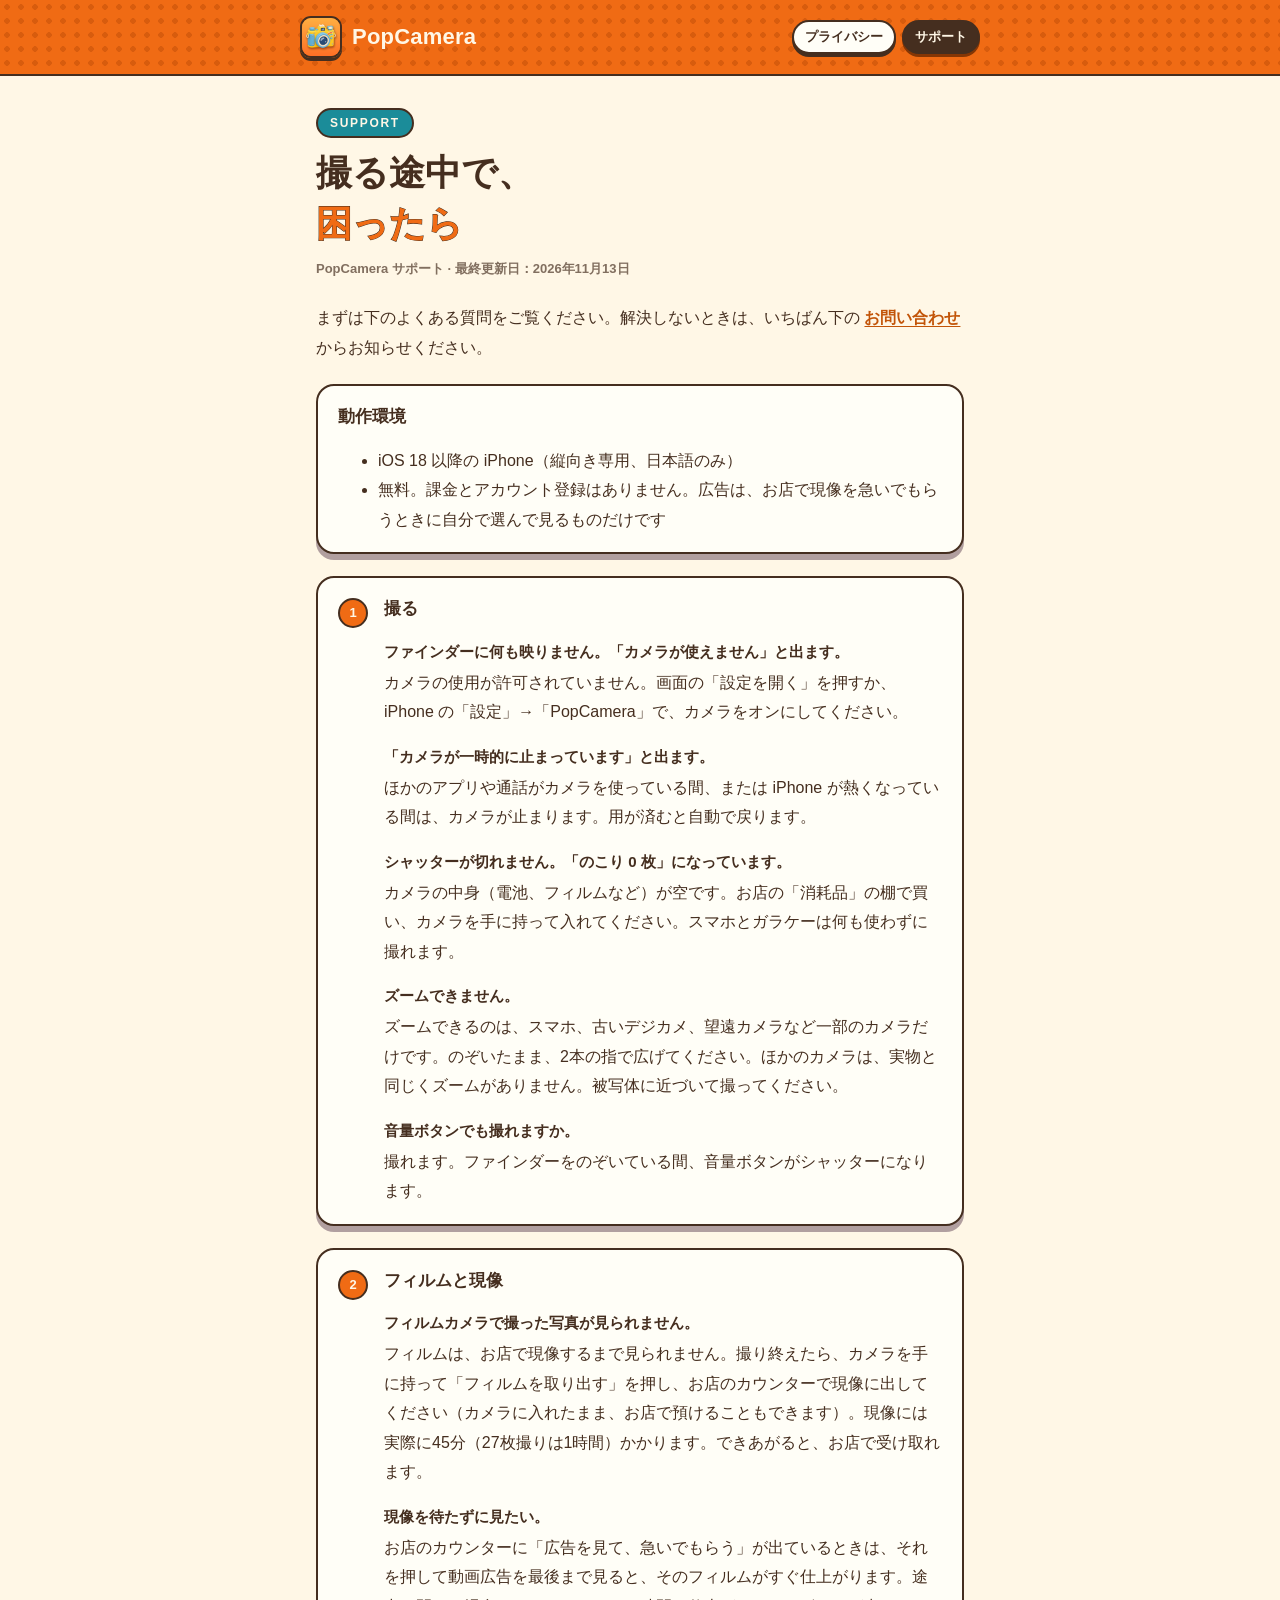
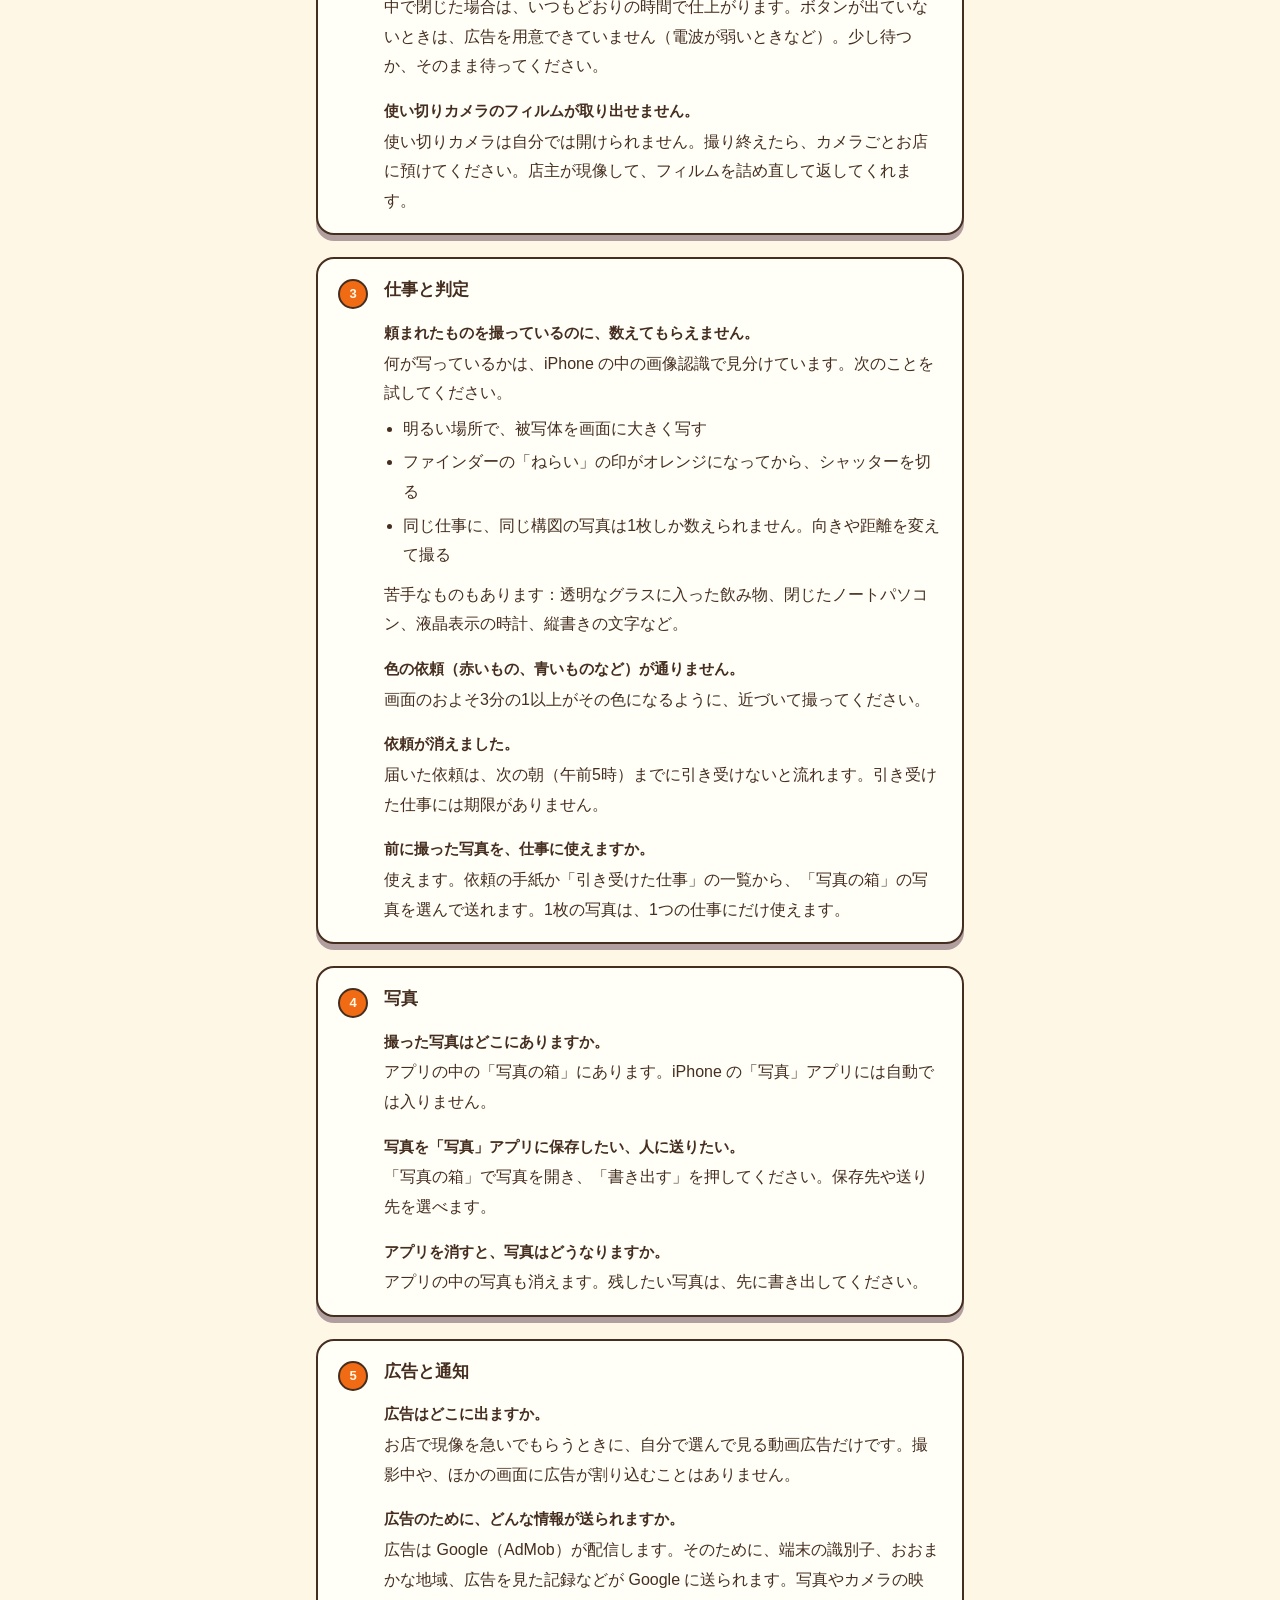
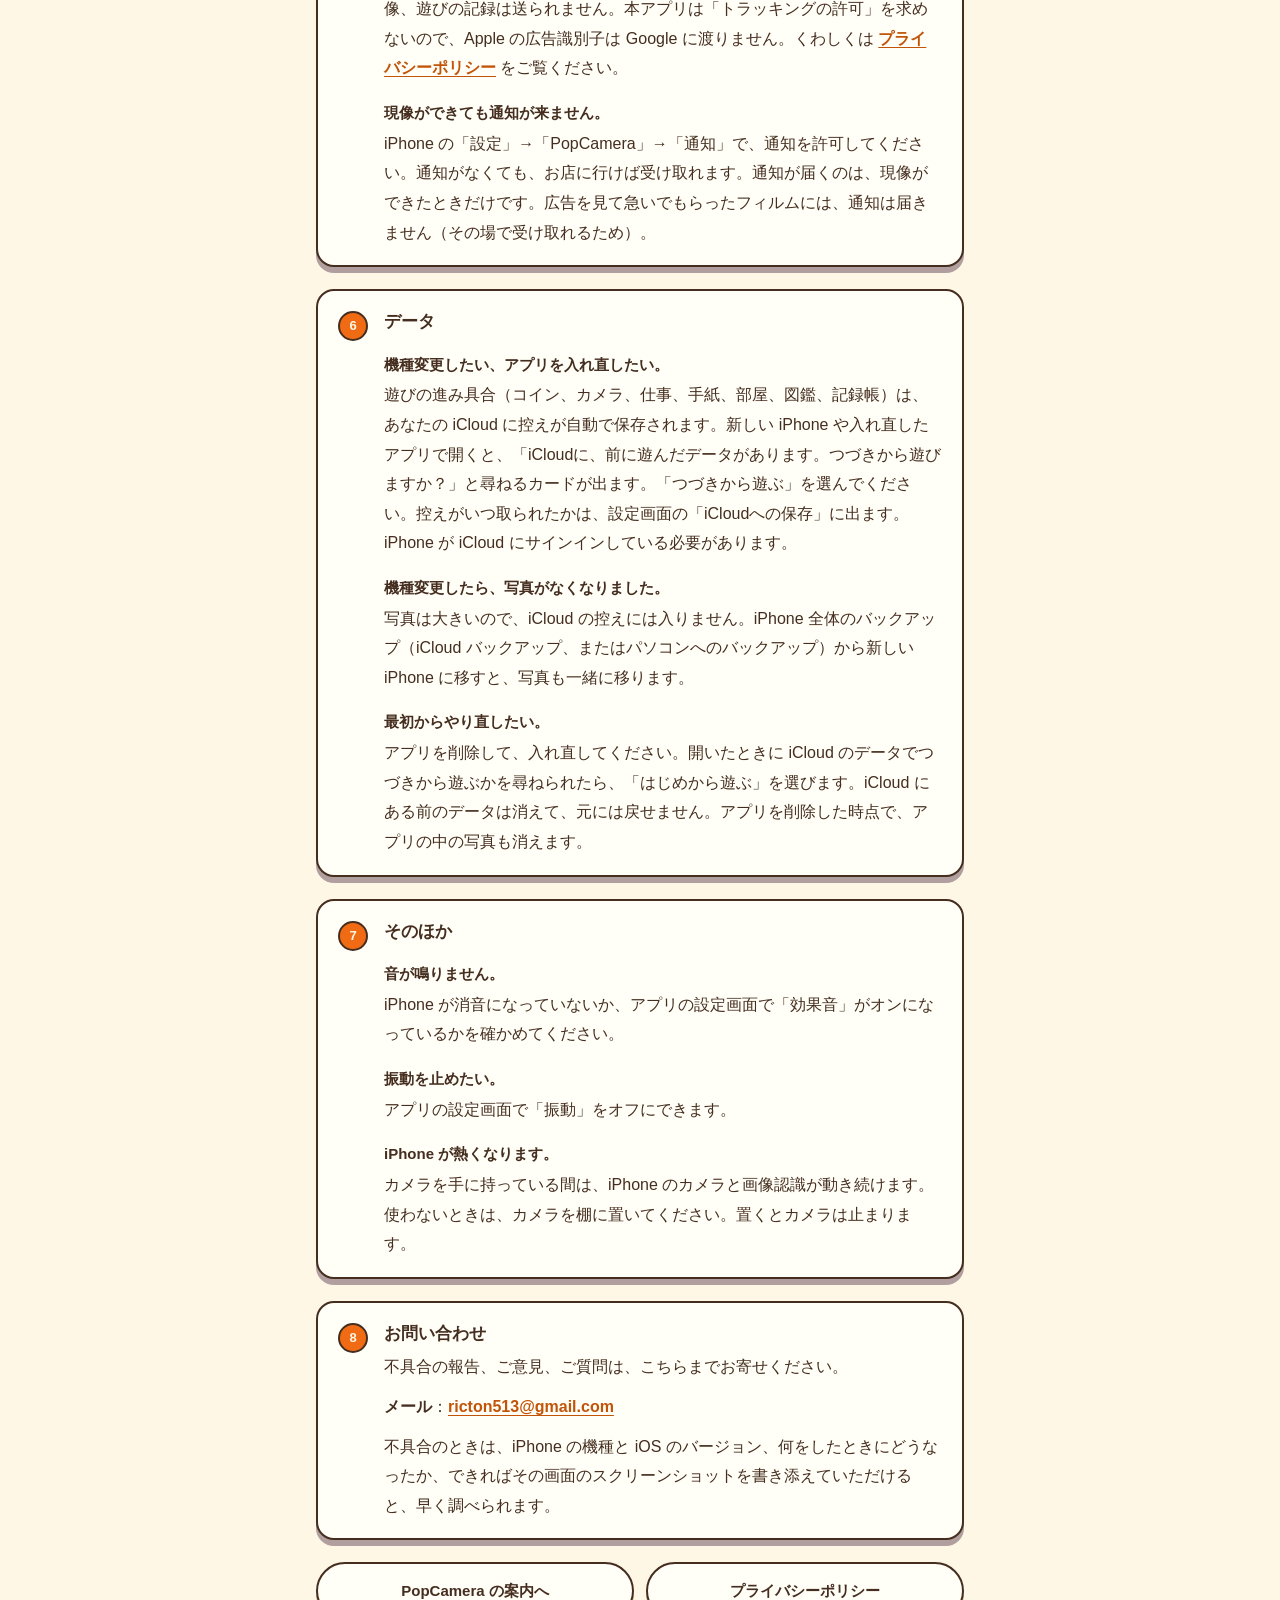
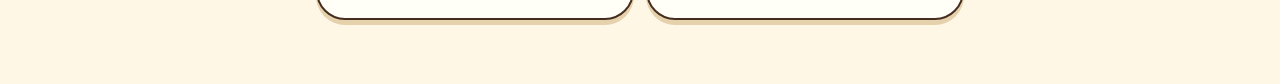
<file: popcamera/support.html>
<!doctype html>
<html lang="ja">
<head>
<meta charset="utf-8">
<meta name="viewport" content="width=device-width, initial-scale=1">
<title>使い方・サポート — PopCamera</title>
<meta name="description" content="PopCamera の使い方とよくある質問。フィルムの現像、依頼の判定、写真の書き出し、機種変更、お問い合わせ。">
<link rel="icon" href="img/icon.png">
<link rel="apple-touch-icon" href="img/icon.png">
<link rel="stylesheet" href="style.css">
</head>
<body>
<header class="band">
  <div class="band-in">
    <a class="brand" href="./"><img src="img/icon.png" alt="" width="42" height="42">PopCamera</a>
    <nav class="nav" aria-label="案内">
      <a href="privacy.html">プライバシー</a>
      <a href="support.html" aria-current="page">サポート</a>
    </nav>
  </div>
</header>
<main class="page">
  <p class="eyebrow">SUPPORT</p>
  <h1>撮る途中で、<br><em>困ったら</em></h1>
  <p class="meta">PopCamera サポート · 最終更新日：2026年11月13日</p>
  <p class="lead">まずは下のよくある質問をご覧ください。解決しないときは、いちばん下の <a href="#contact">お問い合わせ</a> からお知らせください。</p>

  <div class="card">
    <h2>動作環境</h2>
    <ul>
      <li>iOS 18 以降の iPhone（縦向き専用、日本語のみ）</li>
      <li>無料。課金とアカウント登録はありません。広告は、お店で現像を急いでもらうときに自分で選んで見るものだけです</li>
    </ul>
  </div>

  <div class="card sheet qa">
    <span class="num">1</span>
    <div>
      <h2>撮る</h2>
      <h3>ファインダーに何も映りません。「カメラが使えません」と出ます。</h3>
      <p>カメラの使用が許可されていません。画面の「設定を開く」を押すか、iPhone の「設定」→「PopCamera」で、カメラをオンにしてください。</p>
      <h3>「カメラが一時的に止まっています」と出ます。</h3>
      <p>ほかのアプリや通話がカメラを使っている間、または iPhone が熱くなっている間は、カメラが止まります。用が済むと自動で戻ります。</p>
      <h3>シャッターが切れません。「のこり 0 枚」になっています。</h3>
      <p>カメラの中身（電池、フィルムなど）が空です。お店の「消耗品」の棚で買い、カメラを手に持って入れてください。スマホとガラケーは何も使わずに撮れます。</p>
      <h3>ズームできません。</h3>
      <p>ズームできるのは、スマホ、古いデジカメ、望遠カメラなど一部のカメラだけです。のぞいたまま、2本の指で広げてください。ほかのカメラは、実物と同じくズームがありません。被写体に近づいて撮ってください。</p>
      <h3>音量ボタンでも撮れますか。</h3>
      <p>撮れます。ファインダーをのぞいている間、音量ボタンがシャッターになります。</p>
    </div>
  </div>

  <div class="card sheet qa">
    <span class="num">2</span>
    <div>
      <h2>フィルムと現像</h2>
      <h3>フィルムカメラで撮った写真が見られません。</h3>
      <p>フィルムは、お店で現像するまで見られません。撮り終えたら、カメラを手に持って「フィルムを取り出す」を押し、お店のカウンターで現像に出してください（カメラに入れたまま、お店で預けることもできます）。現像には実際に45分（27枚撮りは1時間）かかります。できあがると、お店で受け取れます。</p>
      <h3>現像を待たずに見たい。</h3>
      <p>お店のカウンターに「広告を見て、急いでもらう」が出ているときは、それを押して動画広告を最後まで見ると、そのフィルムがすぐ仕上がります。途中で閉じた場合は、いつもどおりの時間で仕上がります。ボタンが出ていないときは、広告を用意できていません（電波が弱いときなど）。少し待つか、そのまま待ってください。</p>
      <h3>使い切りカメラのフィルムが取り出せません。</h3>
      <p>使い切りカメラは自分では開けられません。撮り終えたら、カメラごとお店に預けてください。店主が現像して、フィルムを詰め直して返してくれます。</p>
    </div>
  </div>

  <div class="card sheet qa">
    <span class="num">3</span>
    <div>
      <h2>仕事と判定</h2>
      <h3>頼まれたものを撮っているのに、数えてもらえません。</h3>
      <p>何が写っているかは、iPhone の中の画像認識で見分けています。次のことを試してください。</p>
      <ul>
        <li>明るい場所で、被写体を画面に大きく写す</li>
        <li>ファインダーの「ねらい」の印がオレンジになってから、シャッターを切る</li>
        <li>同じ仕事に、同じ構図の写真は1枚しか数えられません。向きや距離を変えて撮る</li>
      </ul>
      <p>苦手なものもあります：透明なグラスに入った飲み物、閉じたノートパソコン、液晶表示の時計、縦書きの文字など。</p>
      <h3>色の依頼（赤いもの、青いものなど）が通りません。</h3>
      <p>画面のおよそ3分の1以上がその色になるように、近づいて撮ってください。</p>
      <h3>依頼が消えました。</h3>
      <p>届いた依頼は、次の朝（午前5時）までに引き受けないと流れます。引き受けた仕事には期限がありません。</p>
      <h3>前に撮った写真を、仕事に使えますか。</h3>
      <p>使えます。依頼の手紙か「引き受けた仕事」の一覧から、「写真の箱」の写真を選んで送れます。1枚の写真は、1つの仕事にだけ使えます。</p>
    </div>
  </div>

  <div class="card sheet qa">
    <span class="num">4</span>
    <div>
      <h2>写真</h2>
      <h3>撮った写真はどこにありますか。</h3>
      <p>アプリの中の「写真の箱」にあります。iPhone の「写真」アプリには自動では入りません。</p>
      <h3>写真を「写真」アプリに保存したい、人に送りたい。</h3>
      <p>「写真の箱」で写真を開き、「書き出す」を押してください。保存先や送り先を選べます。</p>
      <h3>アプリを消すと、写真はどうなりますか。</h3>
      <p>アプリの中の写真も消えます。残したい写真は、先に書き出してください。</p>
    </div>
  </div>

  <div class="card sheet qa">
    <span class="num">5</span>
    <div>
      <h2>広告と通知</h2>
      <h3>広告はどこに出ますか。</h3>
      <p>お店で現像を急いでもらうときに、自分で選んで見る動画広告だけです。撮影中や、ほかの画面に広告が割り込むことはありません。</p>
      <h3>広告のために、どんな情報が送られますか。</h3>
      <p>広告は Google（AdMob）が配信します。そのために、端末の識別子、おおまかな地域、広告を見た記録などが Google に送られます。写真やカメラの映像、遊びの記録は送られません。本アプリは「トラッキングの許可」を求めないので、Apple の広告識別子は Google に渡りません。くわしくは <a href="privacy.html">プライバシーポリシー</a> をご覧ください。</p>
      <h3>現像ができても通知が来ません。</h3>
      <p>iPhone の「設定」→「PopCamera」→「通知」で、通知を許可してください。通知がなくても、お店に行けば受け取れます。通知が届くのは、現像ができたときだけです。広告を見て急いでもらったフィルムには、通知は届きません（その場で受け取れるため）。</p>
    </div>
  </div>

  <div class="card sheet qa">
    <span class="num">6</span>
    <div>
      <h2>データ</h2>
      <h3>機種変更したい、アプリを入れ直したい。</h3>
      <p>遊びの進み具合（コイン、カメラ、仕事、手紙、部屋、図鑑、記録帳）は、あなたの iCloud に控えが自動で保存されます。新しい iPhone や入れ直したアプリで開くと、「iCloudに、前に遊んだデータがあります。つづきから遊びますか？」と尋ねるカードが出ます。「つづきから遊ぶ」を選んでください。控えがいつ取られたかは、設定画面の「iCloudへの保存」に出ます。iPhone が iCloud にサインインしている必要があります。</p>
      <h3>機種変更したら、写真がなくなりました。</h3>
      <p>写真は大きいので、iCloud の控えには入りません。iPhone 全体のバックアップ（iCloud バックアップ、またはパソコンへのバックアップ）から新しい iPhone に移すと、写真も一緒に移ります。</p>
      <h3>最初からやり直したい。</h3>
      <p>アプリを削除して、入れ直してください。開いたときに iCloud のデータでつづきから遊ぶかを尋ねられたら、「はじめから遊ぶ」を選びます。iCloud にある前のデータは消えて、元には戻せません。アプリを削除した時点で、アプリの中の写真も消えます。</p>
    </div>
  </div>

  <div class="card sheet qa">
    <span class="num">7</span>
    <div>
      <h2>そのほか</h2>
      <h3>音が鳴りません。</h3>
      <p>iPhone が消音になっていないか、アプリの設定画面で「効果音」がオンになっているかを確かめてください。</p>
      <h3>振動を止めたい。</h3>
      <p>アプリの設定画面で「振動」をオフにできます。</p>
      <h3>iPhone が熱くなります。</h3>
      <p>カメラを手に持っている間は、iPhone のカメラと画像認識が動き続けます。使わないときは、カメラを棚に置いてください。置くとカメラは止まります。</p>
    </div>
  </div>

  <div class="card sheet" id="contact">
    <span class="num">8</span>
    <div>
      <h2>お問い合わせ</h2>
      <p>不具合の報告、ご意見、ご質問は、こちらまでお寄せください。</p>
      <p><strong>メール</strong>：<a href="mailto:ricton513@gmail.com?subject=PopCamera%20%E3%81%AB%E3%81%A4%E3%81%84%E3%81%A6">ricton513@gmail.com</a></p>
      <p>不具合のときは、iPhone の機種と iOS のバージョン、何をしたときにどうなったか、できればその画面のスクリーンショットを書き添えていただけると、早く調べられます。</p>
    </div>
  </div>

  <ul class="links">
    <li><a class="quiet" href="./">PopCamera の案内へ</a></li>
    <li><a class="quiet" href="privacy.html">プライバシーポリシー</a></li>
  </ul>
</main>
</body>
</html>
</file>
<file: mori/style.css>
:root {
  --ink: #254e43;
  --paper: #f6f5f0;
  --canvas: #e8eddf;
  --line: #dce1d2;
  --muted: rgba(37, 78, 67, 0.62);
  --serif: "Hiragino Mincho ProN", "Yu Mincho", "Georgia", "Times New Roman", serif;
  --sans: -apple-system, BlinkMacSystemFont, "Hiragino Sans", "Yu Gothic", "Helvetica Neue", sans-serif;
  --mono: "SF Mono", "Menlo", "Consolas", monospace;
}
* { box-sizing: border-box; }
html { -webkit-text-size-adjust: 100%; }
body {
  margin: 0;
  padding: 0 16px 56px;
  background: var(--paper);
  color: var(--ink);
  font-family: var(--sans);
  font-size: 16px;
  line-height: 1.85;
  font-feature-settings: "palt";
}
a { color: var(--ink); text-underline-offset: 3px; }
a:focus-visible, .nav a:focus-visible { outline: 2px solid var(--ink); outline-offset: 3px; border-radius: 4px; }
.page { max-width: 680px; margin: 0 auto; }
.top {
  display: flex; align-items: baseline; justify-content: space-between; gap: 16px;
  padding: 28px 0 18px;
  border-bottom: 1px solid var(--line);
}
.brand { font-family: var(--serif); font-size: 28px; font-weight: 700; letter-spacing: -0.04em; text-decoration: none; }
.brand small { font-family: var(--mono); font-size: 10px; letter-spacing: 0.22em; font-weight: 400; margin-left: 10px; opacity: 0.6; }
.nav { display: flex; flex-wrap: wrap; gap: 6px 16px; font-size: 13px; }
.nav a[aria-current="page"] { font-weight: 700; text-decoration: none; }
.eyebrow { font-family: var(--mono); font-size: 11px; letter-spacing: 0.22em; opacity: 0.6; margin: 44px 0 8px; }
h1 { font-family: var(--serif); font-size: 30px; line-height: 1.35; font-weight: 500; margin: 0 0 8px; }
.meta { font-size: 13px; color: var(--muted); margin: 0 0 28px; }
.lead { font-size: 16px; margin: 0 0 24px; }
section { display: grid; grid-template-columns: 44px 1fr; gap: 0 10px; padding: 22px 0; border-top: 1px solid var(--line); }
section .num { font-family: var(--mono); font-size: 12px; letter-spacing: 0.08em; padding-top: 6px; opacity: 0.55; }
section h2 { font-size: 17px; font-weight: 700; margin: 0 0 8px; line-height: 1.5; }
section p { margin: 0 0 10px; }
section p:last-child { margin-bottom: 0; }
.card { background: var(--canvas); border-radius: 16px; padding: 18px 20px; margin: 20px 0; }
.card h2 { font-size: 15px; margin: 0 0 6px; }
.links { list-style: none; padding: 0; margin: 20px 0 0; display: grid; gap: 10px; }
.links a {
  display: block; padding: 16px 20px; border-radius: 999px; background: var(--ink); color: var(--paper);
  text-decoration: none; font-weight: 700; font-size: 14px; text-align: center;
}
.links a.quiet { background: var(--canvas); color: var(--ink); font-weight: 500; }
footer { margin-top: 56px; padding-top: 18px; border-top: 1px solid var(--line); font-size: 12px; color: var(--muted); }
footer p { margin: 0 0 8px; }
@media (min-width: 560px) {
  body { padding-bottom: 80px; }
  h1 { font-size: 36px; }
  .links { grid-template-columns: 1fr 1fr; }
}
@media (prefers-reduced-motion: no-preference) {
  .links a { transition: transform 120ms ease; }
  .links a:hover { transform: translateY(-1px); }
}
</file>
<file: popcamera/style.css>
/* PopCamera: printed like the app's own pages. Ink outlines, flat fills, shadows that are
   the same shape moved down (never blurred), halftone dots. Light only, as the app is. */
:root {
  color-scheme: light;
  --ink: #452e1f;
  --ink-soft: rgba(69, 46, 31, 0.68);
  --paper: #fff7e6;
  --paper-edge: #e6d1ad;
  --card: #fffef7;
  --orange: #f06b14;
  --orange-deep: #c25408;
  --orange-lip: #853605;
  --teal: #1b8c99;
  --shadow: rgba(71, 36, 61, 0.42);
  --line: 2.6px;
  --round: "Hiragino Maru Gothic ProN", "Zen Maru Gothic", "Hiragino Sans", "Yu Gothic", sans-serif;
}
* { box-sizing: border-box; }
html { -webkit-text-size-adjust: 100%; }
body {
  margin: 0;
  background: var(--paper);
  color: var(--ink);
  font-family: var(--round);
  font-size: 16px;
  line-height: 1.85;
  font-feature-settings: "palt";
  overflow-x: hidden;
}
a { color: var(--orange-deep); font-weight: 700; text-underline-offset: 3px; }
a:focus-visible { outline: 3px solid var(--orange); outline-offset: 3px; border-radius: 6px; }
img { max-width: 100%; display: block; }

/* The band across the top: orange with dots that grow toward its foot. */
.band {
  background:
    radial-gradient(circle, rgba(196, 80, 8, 0.55) 0 2.6px, transparent 3px) 0 0 / 14px 14px,
    var(--orange);
  border-bottom: var(--line) solid var(--ink);
  padding: 0 16px;
}
.band-in {
  max-width: 680px; margin: 0 auto;
  display: flex; align-items: center; justify-content: space-between; gap: 12px;
  padding: 16px 0;
}
.brand { display: flex; align-items: center; gap: 10px; color: var(--paper); text-decoration: none; font-size: 22px; font-weight: 800; letter-spacing: 0.01em; }
.brand img { width: 42px; height: 42px; border-radius: 11px; border: var(--line) solid var(--ink); box-shadow: 0 3px 0 var(--ink); }
.nav { display: flex; flex-wrap: wrap; justify-content: flex-end; gap: 6px; }
.nav a {
  color: var(--ink); text-decoration: none; font-size: 13px; font-weight: 800;
  background: var(--card); border: 2px solid var(--ink); border-radius: 999px;
  padding: 3px 11px; box-shadow: 0 3px 0 var(--ink);
}
.nav a[aria-current="page"] { background: var(--ink); color: var(--paper); box-shadow: 0 3px 0 var(--orange-lip); }

.page { max-width: 680px; margin: 0 auto; padding: 0 16px 64px; }
.eyebrow {
  display: inline-block; margin: 32px 0 10px; padding: 2px 12px;
  font-size: 12px; font-weight: 800; letter-spacing: 0.14em;
  color: var(--paper); background: var(--teal); border: 2px solid var(--ink); border-radius: 999px;
}
h1 { font-size: 30px; line-height: 1.4; font-weight: 800; margin: 0 0 8px; }
h1 em { font-style: normal; color: var(--orange); -webkit-text-stroke: 1px var(--ink); paint-order: stroke fill; }
.meta { font-size: 13px; color: var(--ink-soft); margin: 0 0 22px; font-weight: 700; }
.lead { margin: 0 0 22px; }

.card {
  background: var(--card); border: var(--line) solid var(--ink); border-radius: 18px;
  box-shadow: 0 6px 0 var(--shadow);
  padding: 18px 20px; margin: 0 0 22px;
}
.card h2 { font-size: 17px; margin: 0 0 6px; line-height: 1.5; }
.card p { margin: 0 0 10px; }
.card p:last-child, .card ul:last-child { margin-bottom: 0; }
.card.ad { border-color: var(--ink); background: #fff0dc; }

/* Numbered sections, each on its own sheet of paper. */
.sheet { display: grid; grid-template-columns: 34px 1fr; gap: 0 12px; }
.sheet .num {
  width: 30px; height: 30px; border-radius: 50%; margin-top: 2px;
  display: grid; place-items: center; font-size: 13px; font-weight: 800;
  color: var(--paper); background: var(--orange); border: 2px solid var(--ink);
}
.sheet > div { min-width: 0; }
.sheet h3 { font-size: 15px; margin: 14px 0 4px; }
.sheet ul { margin: 0 0 10px; padding-left: 1.2em; }
.sheet li { margin: 0 0 4px; }

table { width: 100%; border-collapse: collapse; font-size: 14px; margin: 4px 0 12px; }
th, td { text-align: left; vertical-align: top; padding: 7px 8px; border-bottom: 1.5px dashed var(--paper-edge); }
th { white-space: nowrap; font-weight: 800; }

.qa h3 { font-size: 15px; margin: 16px 0 2px; }
.qa h3:first-child { margin-top: 0; }
.qa p { margin: 0 0 6px; }

/* Screens from the App Store set, scrolling sideways inside their own strip. */
.shots {
  display: flex; gap: 12px; overflow-x: auto; scroll-snap-type: x mandatory;
  margin: 0 -16px 26px; padding: 4px 16px 12px;
}
.shots img {
  flex: 0 0 auto; width: 170px; height: auto; scroll-snap-align: start;
  border: var(--line) solid var(--ink); border-radius: 16px; box-shadow: 0 6px 0 var(--shadow);
}

.links { list-style: none; padding: 0; margin: 6px 0 0; display: grid; gap: 12px; }
.links a {
  display: block; text-align: center; text-decoration: none; font-size: 15px; font-weight: 800;
  padding: 13px 18px; border-radius: 999px; border: var(--line) solid var(--ink);
  color: #fff; background: var(--orange); box-shadow: 0 5px 0 var(--orange-lip);
}
.links a.quiet { color: var(--ink); background: var(--card); box-shadow: 0 5px 0 var(--paper-edge); }

footer { margin-top: 44px; padding-top: 16px; border-top: 2px dashed var(--paper-edge); font-size: 12px; color: var(--ink-soft); }
footer p { margin: 0 0 6px; }

@media (min-width: 560px) {
  h1 { font-size: 36px; }
  .links { grid-template-columns: 1fr 1fr; }
  .shots img { width: 200px; }
}
@media (prefers-reduced-motion: no-preference) {
  .links a, .nav a { transition: transform 90ms ease, box-shadow 90ms ease; }
  .links a:active, .nav a:active { transform: translateY(3px); box-shadow: 0 2px 0 var(--orange-lip); }
}
</file>
